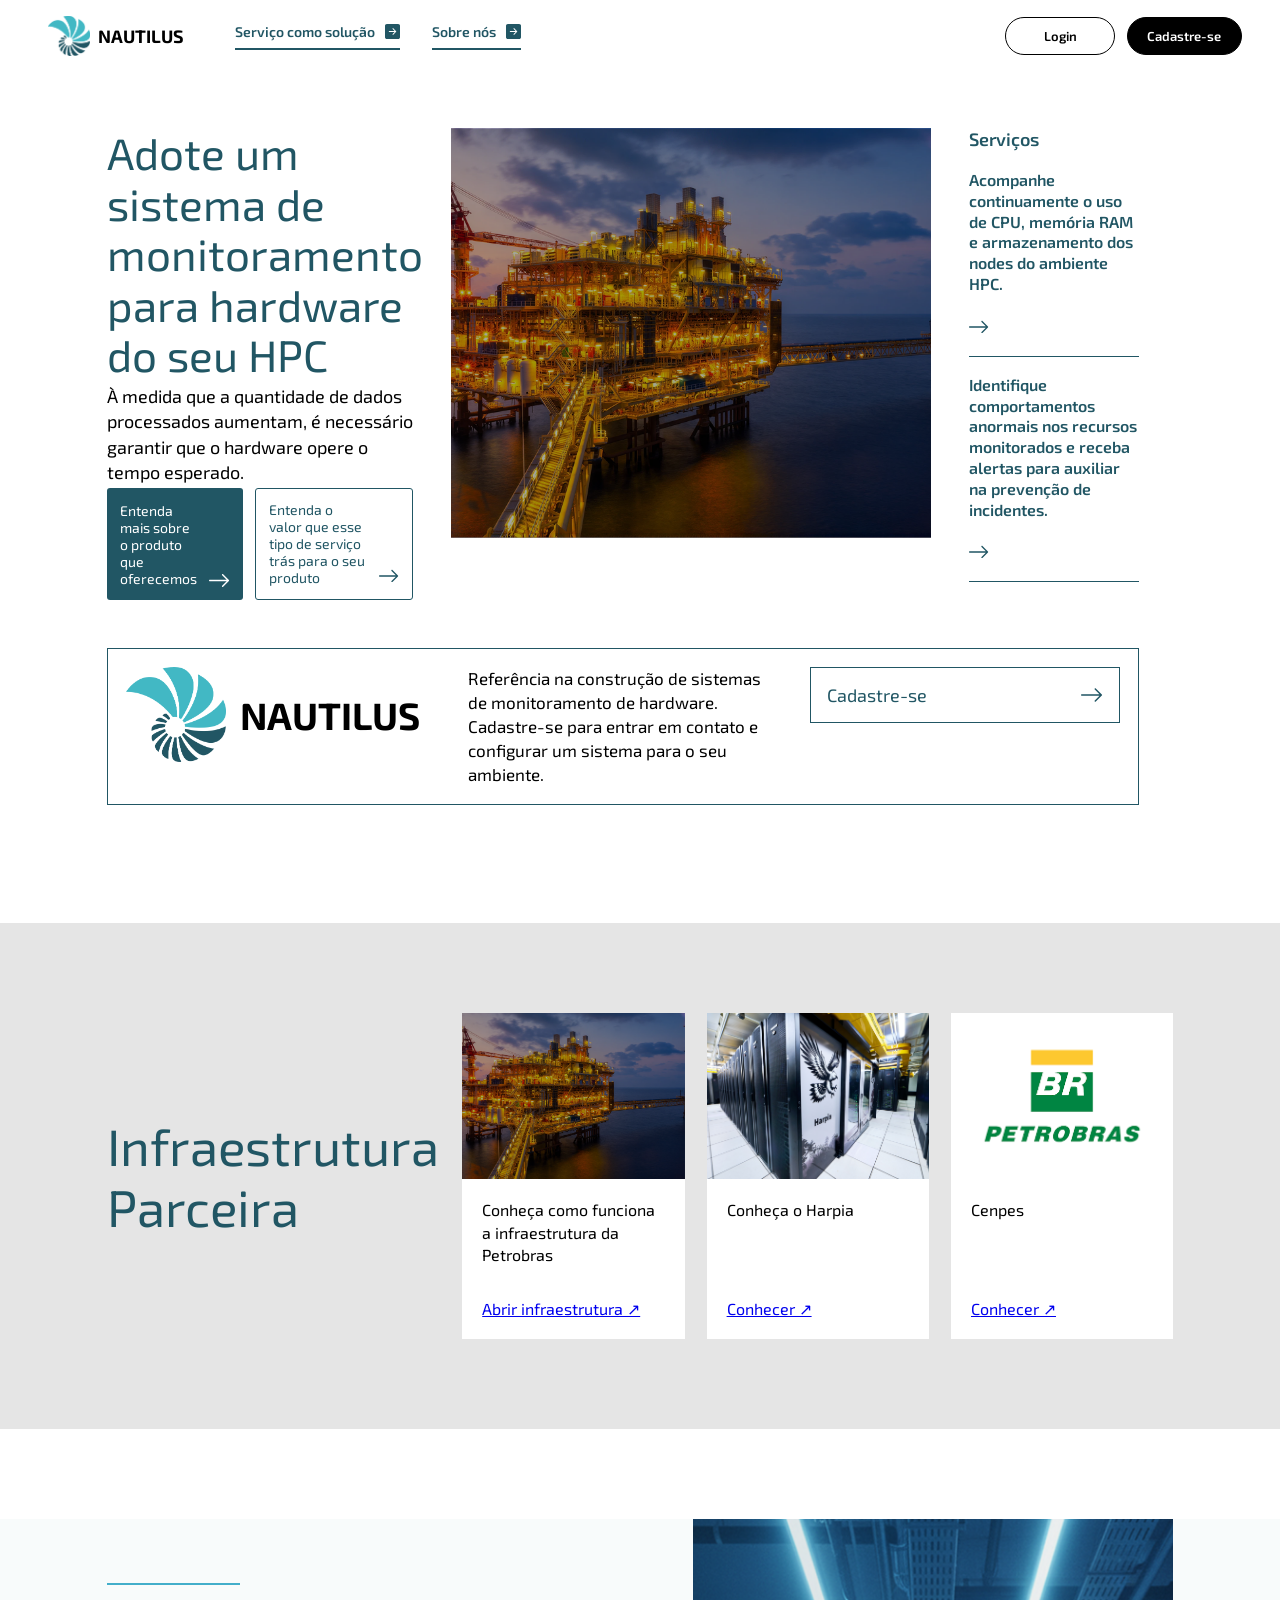
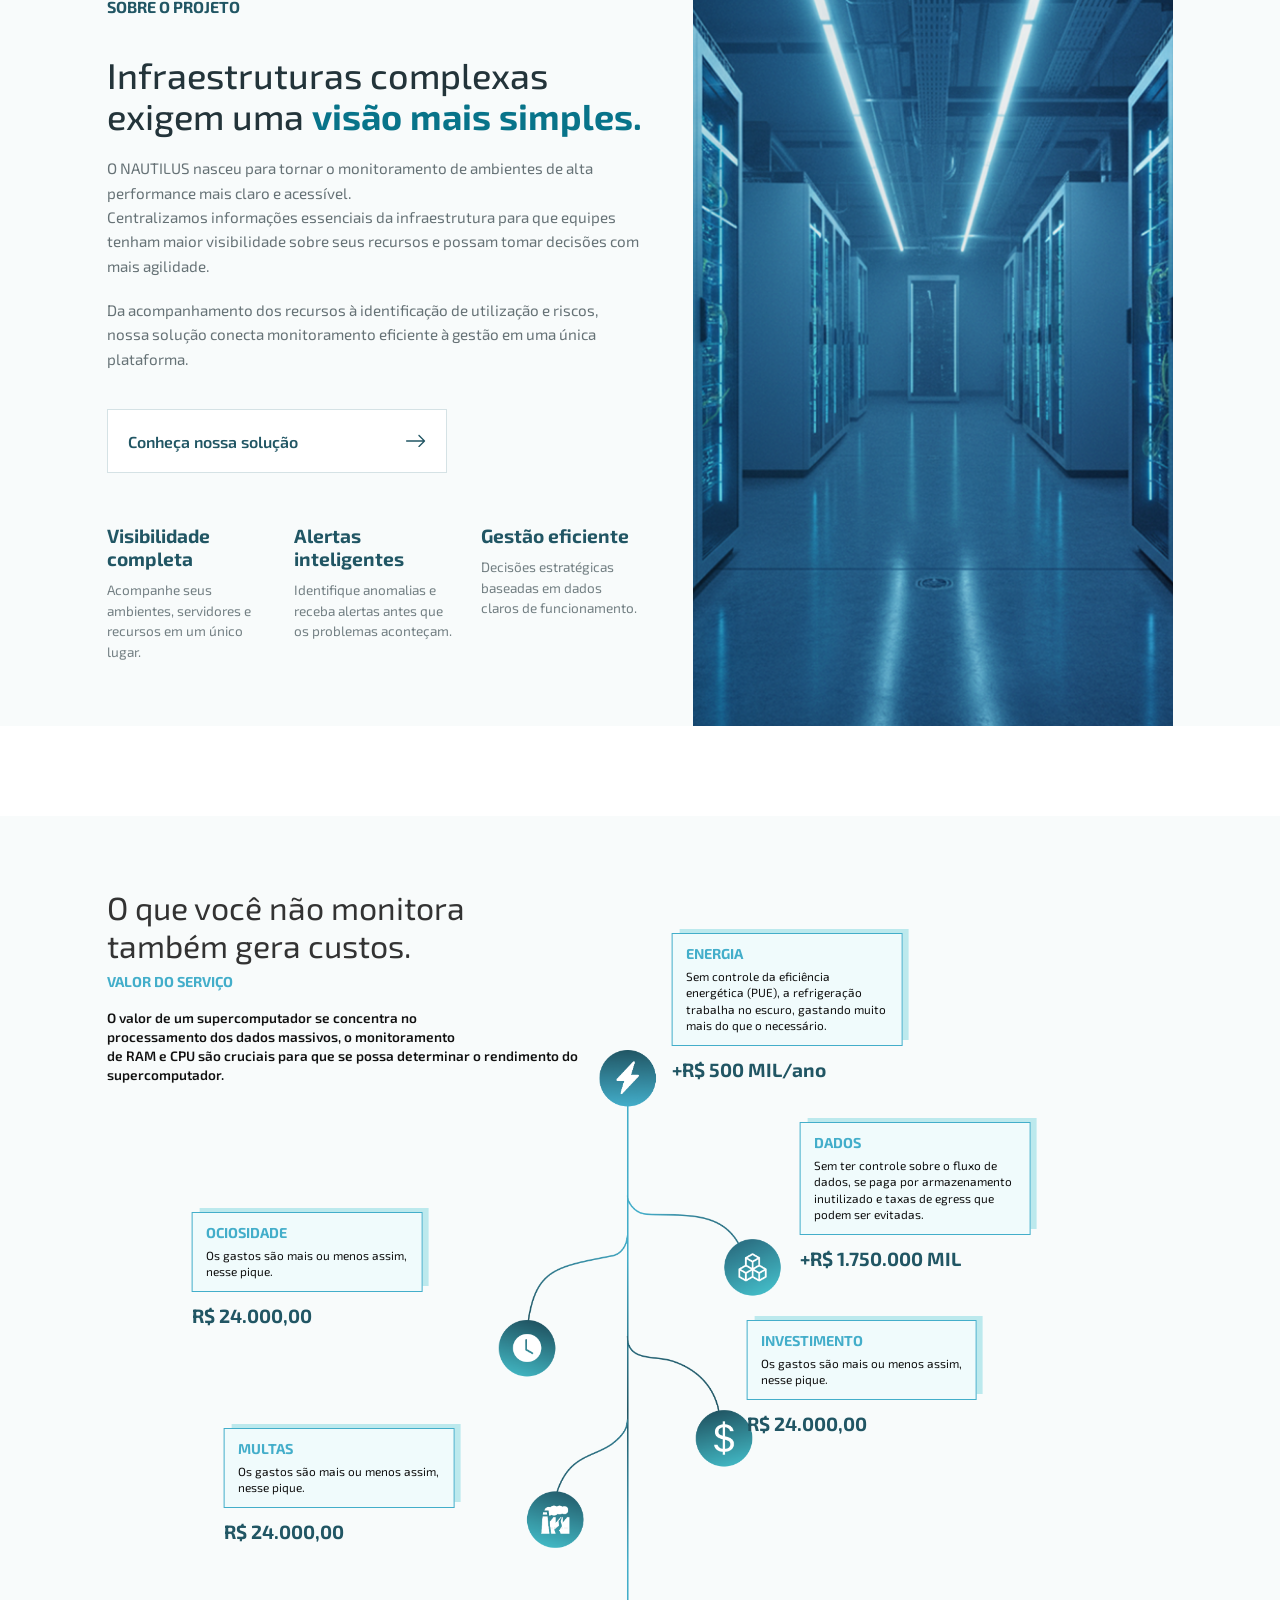
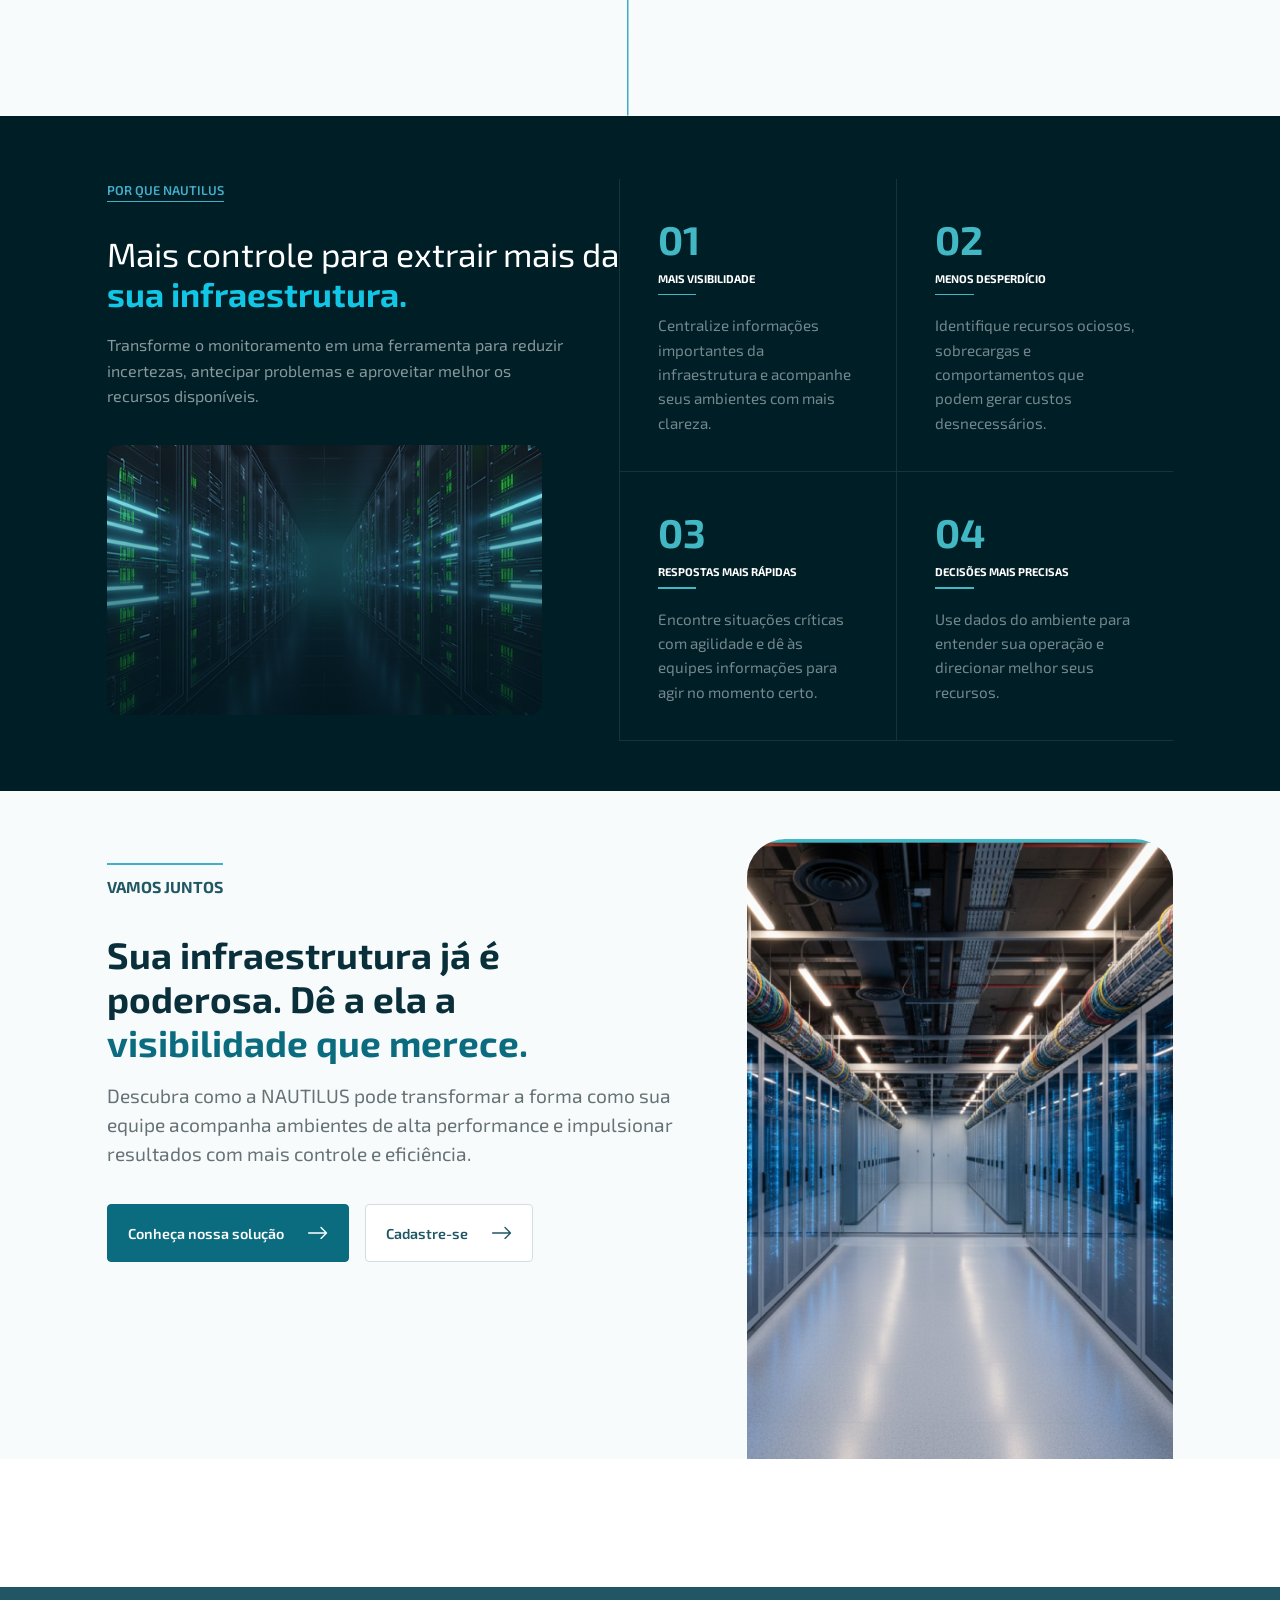
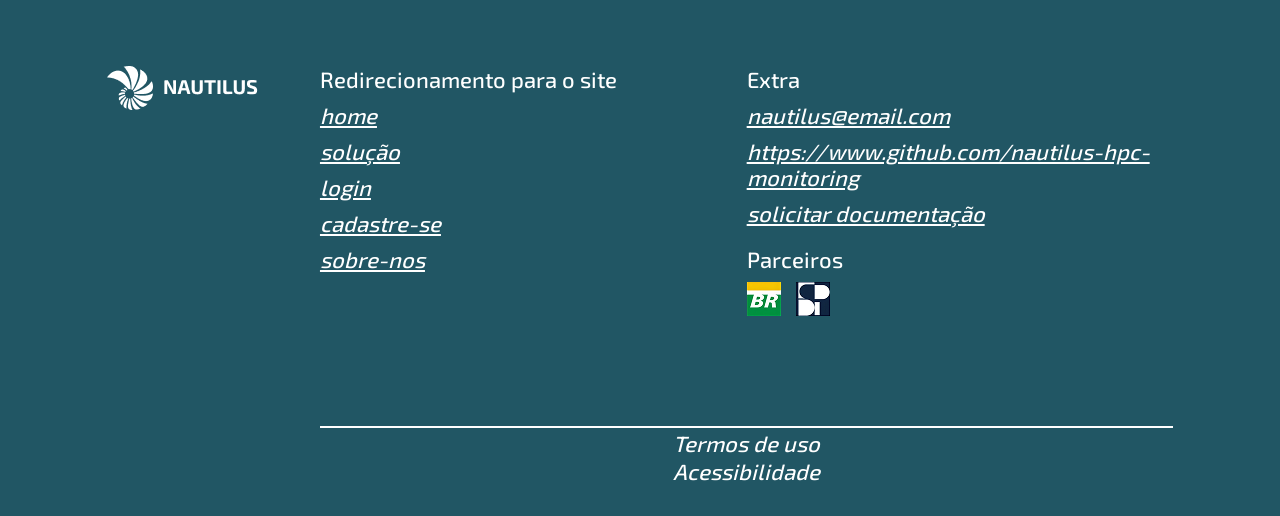
<file: public/index.html>
<!DOCTYPE html>
<html lang="en">

<head>
  <meta charset="UTF-8">
  <meta name="viewport" content="width=device-width, initial-scale=1.0">

  <title>Nautilus - Home</title>

  <link rel="stylesheet" href="./css/global.css">
  <link rel="stylesheet" href="./css/footer.css">
  <link rel="stylesheet" href="./css/index.css">
  <link rel="stylesheet" href="./css/navbar.css">

  <script src="./js/navbar.js" defer></script>
</head>

<body>

  <header class="navbar">
    <div class="navbar_container">

      <div class="navbar_left">

        <button class="navbar_menu" id="btnMenu" aria-label="Abrir menu">
          ☰
        </button>

        <a href="./index.html" class="navbar_logo">
          <img src="./assets/img/logo.png" alt="Nautilus Logo">
          Nautilus
        </a>

        <nav class="navbar_nav">
          <a href="#">
            Serviço como solução
            <span class="navbar_setas">
              <img src="./assets/icon/seta_direita_azul_qd.svg" alt="" class="seta_normal">
              <img src="./assets/icon/seta_direita_azul_claro_qd.svg" alt="" class="seta_hover">
            </span>
          </a>

          <a href="./sobre-nos.html">
            Sobre nós
            <span class="navbar_setas">
              <img src="./assets/icon/seta_direita_azul_qd.svg" alt="" class="seta_normal">
              <img src="./assets/icon/seta_direita_azul_claro_qd.svg" alt="" class="seta_hover">
            </span>
          </a>

        </nav>

      </div>

      <div class="navbar_actions">
        <button><a href="./login.html">Login</a></button>
        <button><a href="./cadastro.html">Cadastre-se</a></button>
      </div>

    </div>
  </header>

  <aside class="sidebar" id="sidebar">

    <div class="sidebar_topo">
      <a href="./index.html" class="sidebar_logo">
        <img src="./assets/img/logo.png" alt="Nautilus Logo">
        Nautilus
      </a>

      <button class="sidebar_fechar" id="btnFechar">
        ✕
      </button>
    </div>

    <nav class="sidebar_nav">

      <a href="#">
        <span>Serviço como solução</span>

        <span class="sidebar_setas">
          <img src="./assets/icon/seta_direita_azul_qd.svg" alt="" class="seta_normal">
          <img src="./assets/icon/seta_direita_azul_claro_qd.svg" alt="" class="seta_hover">
        </span>
      </a>

      <a href="./sobre-nos.html">
        <span>Sobre nós</span>

        <span class="sidebar_setas">
          <img src="./assets/icon/seta_direita_azul_qd.svg" alt="" class="seta_normal">
          <img src="./assets/icon/seta_direita_azul_claro_qd.svg" alt="" class="seta_hover">
        </span>
      </a>


    </nav>

    <div class="sidebar_actions">
      <button><a href="./login.html">Login</a></button>
      <button><a href="./cadastro.html">Cadastre-se</a></button>
    </div>

  </aside>

  <main>
    <section class="hero_home container">

      <div class="hero_texto">
        <h1>
          Adote um sistema
          de monitoramento
          para hardware do
          seu HPC
        </h1>

        <p>
          À medida que a quantidade de dados processados aumentam,
          é necessário garantir que o hardware opere o tempo esperado.
        </p>

        <div class="hero_botoes">
          <a href="#" class="btn_destaque">
            <span>Entenda mais sobre o produto que oferecemos</span>
            <img src="./assets/icon/seta_direita_branca.svg" alt="Seta Branca">
          </a>

          <a href="#" class="btn_secundario">
            <span>Entenda o valor que esse tipo de serviço trás para o seu produto</span>
            <span class="setas">
              <img src="./assets/icon/seta_direita_azul.svg" alt="Seta Azul">
              <img src="./assets/icon/seta_direita_branca.svg" alt="Seta branca" class="seta_hover">
            </span>
          </a>
        </div>
      </div>

      <div class="hero_imagem">
        <img src="./assets/img/home/plataforma_petroleo.png" alt="Plataforma de petróleo">
      </div>

      <aside class="hero_servicos">
        <span class="servicos_titulo">Serviços</span>

        <a href="#" class="servico_item">
          <p>
            Acompanhe continuamente o uso de CPU, memória RAM e armazenamento dos nodes do ambiente HPC.
          </p>

          <img src="./assets/icon/seta_direita_azul.svg" alt="Seta Azul">
        </a>

        <a href="#" class="servico_item">
          <p>
            Identifique comportamentos anormais nos recursos monitorados e receba alertas para auxiliar na prevenção de
            incidentes.
          </p>

          <img src="./assets/icon/seta_direita_azul.svg" alt="Seta Azul">
        </a>
        <!--
        <div class="servicos_paginas">
          <span class="ativo">1</span>
          <span>2</span>
          <span>3</span>
          <span>4</span>
        </div>
        -->
      </aside>


      <div class="hero_banner">

        <div class="banner_logo">
          <img src="./assets/img/logo.png" alt="Nautilus">
          <span>Nautilus</span>
        </div>

        <p>
          Referência na construção de sistemas de monitoramento de hardware.
          Cadastre-se para entrar em contato e configurar um sistema para o seu ambiente.
        </p>

        <a href="#" class="banner_cta">
          Cadastre-se
          <span class="setas">
            <img src="./assets/icon/seta_direita_azul.svg" alt="Seta Azul" class="seta_normal">
            <img src="./assets/icon/seta_direita_branca.svg" alt="Seta branca" class="seta_hover">
          </span>
        </a>

      </div>

    </section>
    <section class="infraestrutura container">

      <div class="infra-container">
        <div class="container-parceria">
          <h2>Infraestrutura<br>Parceira</h2>
        </div>

        <div class="cards-infra">

          <div class="card-infra">
            <img src="./assets/img/home/plataforma_petroleo.png" alt="Plataforma">

            <div class="conteudo-card">
              <p>
                Conheça como funciona a infraestrutura da Petrobras
              </p>

              <a href="#">
                Abrir infraestrutura ↗
              </a>
            </div>
          </div>


          <div class="card-infra">
            <img src="./assets/img/home/harpia.png" alt="Harpia">

            <div class="conteudo-card">
              <p>
                Conheça o Harpia
              </p>

              <a href="#">
                Conhecer ↗
              </a>
            </div>
          </div>


          <div class="card-infra">
            <img src="./assets/img/home/petrobras.png" alt="Petrobras">

            <div class="conteudo-card">
              <p>
                Cenpes
              </p>

              <a href="#">
                Conhecer ↗
              </a>
            </div>
          </div>

        </div>
      </div>
    </section>
    <section class="sobre-projeto container">
      
      <div class="sobre-conteudo">
        <div class="texto">
          <span class="sobre-tag">SOBRE O PROJETO</span>
          <h2>Infraestruturas complexas<br>exigem uma <strong>visão mais simples.</strong></h2>

          <p>O NAUTILUS nasceu para tornar o monitoramento de ambientes de alta performance mais claro e acessível.<br>
            Centralizamos informações essenciais da infraestrutura para que equipes tenham maior visibilidade sobre seus
            recursos e possam tomar decisões com mais agilidade.</p>
          <p>Da acompanhamento dos recursos à identificação de utilização e riscos, nossa solução conecta monitoramento
            eficiente à gestão em uma única plataforma.</p>
            
          <button class="botao-sobre" type="button">
            <span>Conheça nossa solução</span>
            <span class="setas" aria-hidden="true">
              <img src="./assets/icon/seta_direita_azul.svg" alt="" class="seta_normal">
              <img src="./assets/icon/seta_direita_branca.svg" alt="" class="seta_hover">
            </span>
          </button>
          
          <div class="beneficios">
            <div class="beneficio">
              <div>
                <h3>Visibilidade completa</h3>
                <p>Acompanhe seus ambientes, servidores e recursos em um único lugar.</p>
              </div>
            </div>
            <div class="beneficio">
              <div>
                <h3>Alertas inteligentes</h3>
                <p>Identifique anomalias e receba alertas antes que os problemas aconteçam.</p>
              </div>
            </div>
            <div class="beneficio">

              <div>
                <h3>Gestão eficiente</h3>
                <p>Decisões estratégicas baseadas em dados claros de funcionamento.</p>
              </div>
            </div>
          </div>
        </div>
        <div class="sobre-imagem">
          <img src="./assets/img/home/dataCenter.png" alt="Data center">
        </div>
      </div>
    </section>
    <section class="impactos container">

      <div class="introducao">
        <h1>O que você não monitora<br>também gera custos.</h1>

        <span>VALOR DO SERVIÇO</span>

        <p>
          O valor de um supercomputador se concentra no<br>
          processamento dos dados massivos, o monitoramento<br>
          de RAM e CPU são cruciais para que se possa determinar
          o rendimento do supercomputador.
        </p>
      </div>


      <div class="area-arvore">
        <img src="./assets/img/home/Arvore.png" class="img-arvore" alt="">
        <div class="impacto-item impacto-energia">
          <div class="caixa-info">
            <h3>ENERGIA</h3>
            <p>Sem controle da eficiência energética (PUE), a refrigeração trabalha no escuro, gastando muito mais do
              que o necessário.</p>
          </div>
          <span class="valor">+R$ 500 MIL/ano</span>
        </div>
        <div class="impacto-item impacto-dados">
          <div class="caixa-info">
            <h3>DADOS</h3>
            <p>Sem ter controle sobre o fluxo de dados, se paga por armazenamento inutilizado e taxas de egress que
              podem ser evitadas.</p>
          </div>
          <span class="valor">+R$ 1.750.000 MIL</span>
        </div>
        <div class="impacto-item impacto-ociosidade">
          <div class="caixa-info">
            <h3>OCIOSIDADE</h3>
            <p>Os gastos são mais ou menos assim, nesse pique.</p>
          </div>
          <span class="valor">R$ 24.000,00</span>
        </div>
        <div class="impacto-item impacto-investimento">
          <div class="caixa-info">
            <h3>INVESTIMENTO</h3>
            <p>Os gastos são mais ou menos assim, nesse pique.</p>
          </div>
          <span class="valor">R$ 24.000,00</span>
        </div>
        <div class="impacto-item impacto-multas">
          <div class="caixa-info">
            <h3>MULTAS</h3>
            <p>Os gastos são mais ou menos assim, nesse pique.</p>
          </div>
          <span class="valor">R$ 24.000,00</span>
        </div>
      </div>

    </section>
    <section class="controle-infra container">
      <div class="esquerda">
        <span class="tag">POR QUE NAUTILUS</span>
        <h2>Mais controle para extrair mais da<br><strong>sua infraestrutura.</strong></h2>
        <p>Transforme o monitoramento em uma ferramenta para reduzir incertezas, antecipar problemas e aproveitar melhor
          os recursos disponíveis.</p>
        <img src="./assets/img/home/datacenter2.png" alt="Datacenter">
      </div>
      <div class="direita">
        <div class="beneficio-controle">
          <div class="beneficio-topo">
            <span class="numero">01</span>
          </div>
          <h3>MAIS VISIBILIDADE</h3>
          <div class="linha-beneficio"></div>
          <p>Centralize informações importantes da infraestrutura e acompanhe seus ambientes com mais clareza.</p>
        </div>
        <div class="beneficio-controle">
          <div class="beneficio-topo">
            <span class="numero">02</span>
          </div>
          <h3>MENOS DESPERDÍCIO</h3>
          <div class="linha-beneficio"></div>
          <p>Identifique recursos ociosos, sobrecargas e comportamentos que podem gerar custos desnecessários.</p>
        </div>
        <div class="beneficio-controle">
          <div class="beneficio-topo">
            <span class="numero">03</span>
          </div>
          <h3>RESPOSTAS MAIS RÁPIDAS</h3>
          <div class="linha-beneficio"></div>
          <p>Encontre situações críticas com agilidade e dê às equipes informações para agir no momento certo.</p>
        </div>
        <div class="beneficio-controle">
          <div class="beneficio-topo">
            <span class="numero">04</span>
          </div>
          <h3>DECISÕES MAIS PRECISAS</h3>
          <div class="linha-beneficio"></div>
          <p>Use dados do ambiente para entender sua operação e direcionar melhor seus recursos.</p>
        </div>
      </div>
    </section>
    <section class="vamos-juntos container">
      <div class="vamos-texto">
        <span class="vamos-juntos-texto">VAMOS JUNTOS</span>
        <h2>Sua infraestrutura já é<br>poderosa. Dê a ela a<br><strong>visibilidade que merece.</strong></h2>
        <p>Descubra como a NAUTILUS pode transformar a forma como sua equipe acompanha ambientes de alta performance e
          impulsionar resultados com mais controle e eficiência.</p>
        <div class="vamos-botoes">
          <button class="botao-principal" type="button">
            <span>Conheça nossa solução</span>
            <span class="setas" aria-hidden="true">
              <img src="./assets/icon/seta_direita_branca.svg" alt="">
            </span>
          </button>
          <button class="botao-secundario" type="button">
            <span>Cadastre-se</span>
            <span class="setas" aria-hidden="true">
              <img src="./assets/icon/seta_direita_azul.svg" alt="" class="seta_normal">
              <img src="./assets/icon/seta_direita_branca.svg" alt="" class="seta_hover">
            </span>
          </button>
        </div>
      </div>
      <div class="vamos-imagem">
        <img src="assets/img/home/datacenter3.png" alt="Data center">
      </div>
    </section>
  </main>

  <footer class="container">
    <div class="left-side-footer">
      <img src="./assets/icon/logotipo.png" alt="Nautilus">
    </div>
    <div class="right-side-footer">
      <div class="links-pgs">
        <p>Redirecionamento para o site</p>
        <a href="./index.html"><p>home</p></a>
        <a href="#"><p>solução</p></a>
        <a href="./login.html"><p>login</p></a>
        <a href="./cadastro.html"><p>cadastre-se</p></a>
        <a href="./sobre-nos.html"><p>sobre-nos</p></a>
      </div>
      <div class="links-extras">
        <div class="extras-top">
          <p>Extra</p>
          <a href="mailto:nautilus@email.com"><p>nautilus@email.com</p></a>
          <a href="https://www.github.com/nautilus-hpc-monitoring"><p>https://www.github.com/nautilus-hpc-monitoring</p></a>
          <a href="mailto:nautilus@email.com?subject=Solicitação%20da%20documentação"><p>solicitar documentação</p></a>
        </div>
        <div class="extras-bottom">
          <p>Parceiros</p>
          <div class="imgs-footer">
            <img src="./assets/icon/logo-petrobras.png" alt="Petrobras">
            <img src="./assets/icon/logo-sptech.png" alt="SPTech">
          </div>
        </div>
      </div>
      <div class="bottom-footer">
        <p>Termos de uso</p>
        <p>Acessibilidade</p>
      </div>
    </div>
  </footer>
</body>

</html>
</file>
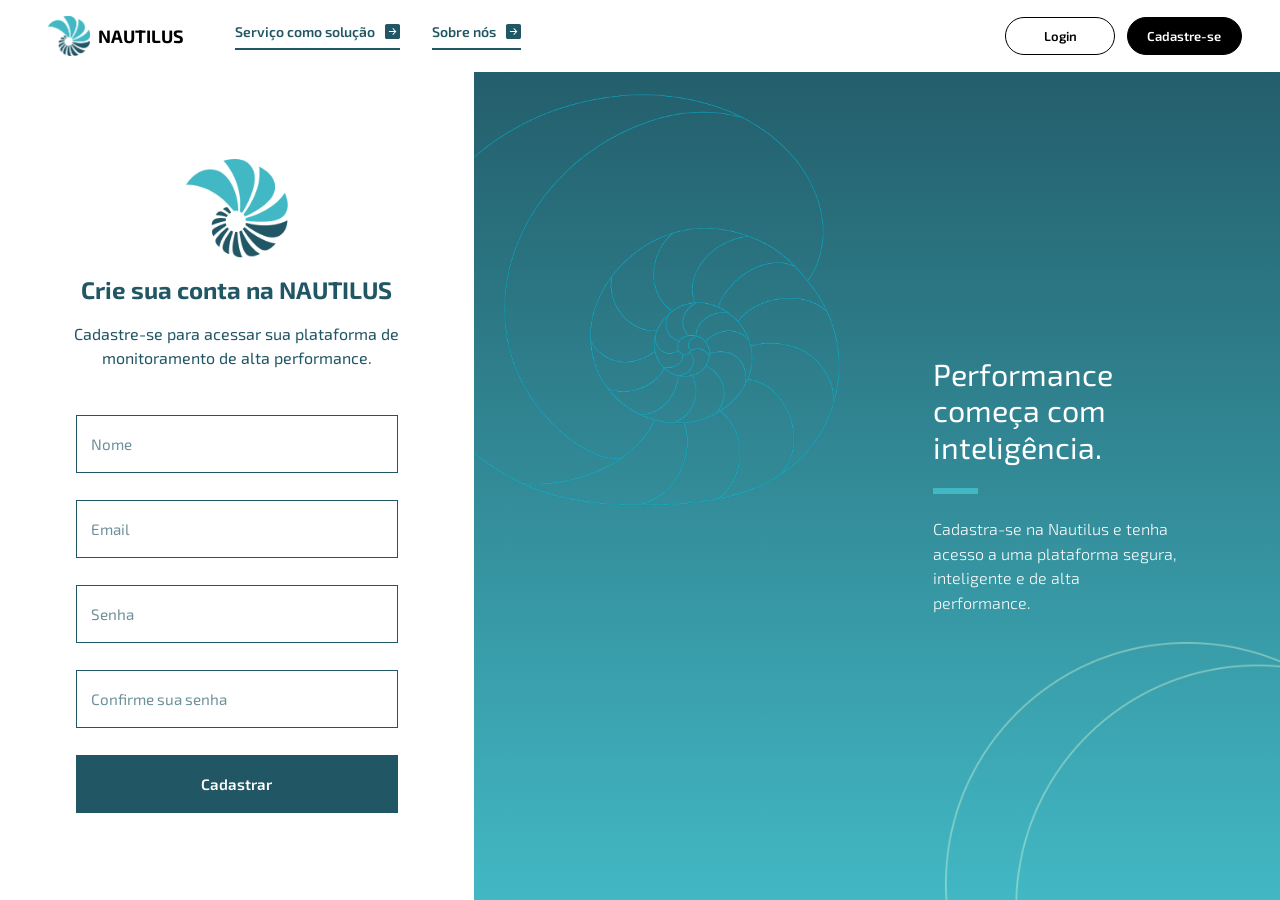
<file: public/cadastro.html>
<!DOCTYPE html>
<html lang="pt-br">

<head>
  <meta charset="UTF-8" />
  <meta http-equiv="X-UA-Compatible" content="IE=edge" />
  <meta name="viewport" content="width=device-width, initial-scale=1.0" />

  <script src="./js/sessao.js"></script>

  <link rel="stylesheet" href="./css/navbar.css">
  <link rel="stylesheet" href="./css/cadastro.css" />
  <link rel="stylesheet" href="./css/global.css">

  <script src="./js/navbar.js" defer></script>
</head>

<body class="body-formulario" onload="listar()">
  <header class="navbar">
    <div class="navbar_container">

      <div class="navbar_left">

        <button class="navbar_menu" id="btnMenu" aria-label="Abrir menu">
          ☰
        </button>

        <a href="./index.html" class="navbar_logo">
          <img src="./assets/img/logo.png" alt="Nautilus Logo">
          Nautilus
        </a>

        <nav class="navbar_nav">
          <a href="#">
            Serviço como solução
            <span class="navbar_setas">
              <img src="./assets/icon/seta_direita_azul_qd.svg" alt="" class="seta_normal">
              <img src="./assets/icon/seta_direita_azul_claro_qd.svg" alt="" class="seta_hover">
            </span>
          </a>

          <a href="./sobre-nos.html">
            Sobre nós
            <span class="navbar_setas">
              <img src="./assets/icon/seta_direita_azul_qd.svg" alt="" class="seta_normal">
              <img src="./assets/icon/seta_direita_azul_claro_qd.svg" alt="" class="seta_hover">
            </span>
          </a>

        </nav>

      </div>

      <div class="navbar_actions">
        <button><a href="./login.html">Login</a></button>
        <button><a href="./cadastro.html">Cadastre-se</a></button>
      </div>

    </div>
  </header>

  <aside class="sidebar" id="sidebar">

    <div class="sidebar_topo">
      <a href="./index.html" class="sidebar_logo">
        <img src="./assets/img/logo.png" alt="Nautilus Logo">
        Nautilus
      </a>

      <button class="sidebar_fechar" id="btnFechar">
        ✕
      </button>
    </div>

    <nav class="sidebar_nav">

      <a href="#">
        <span>Serviço como solução</span>

        <span class="sidebar_setas">
          <img src="./assets/icon/seta_direita_azul_qd.svg" alt="" class="seta_normal">
          <img src="./assets/icon/seta_direita_azul_claro_qd.svg" alt="" class="seta_hover">
        </span>
      </a>

      <a href="./sobre-nos.html">
        <span>Sobre nós</span>

        <span class="sidebar_setas">
          <img src="./assets/icon/seta_direita_azul_qd.svg" alt="" class="seta_normal">
          <img src="./assets/icon/seta_direita_azul_claro_qd.svg" alt="" class="seta_hover">
        </span>
      </a>


    </nav>

    <div class="sidebar_actions">
      <button><a href="./login.html">Login</a></button>
      <button><a href="./cadastro.html">Cadastre-se</a></button>
    </div>

  </aside>

  <div class="cadastro">
    <div class="alerta_erro">
      <div class="card_erro" id="cardErro">
        <span id="mensagem_erro"></span>
      </div>

      <div class="container-cadastro">
        <div class="card">
          <div class="inicio-cadastro">
            <img src="assets/imgs/Group 36.png" alt="">
            <h2>Crie sua conta na NAUTILUS</h2>
            <h3>Cadastre-se para acessar sua plataforma de monitoramento de alta performance.</h3>
          </div>

          <div class="formulario">

            <div class="campo">
              <input id="nome_input" type="text" placeholder="Nome" />
            </div>
            <div class="campo">
              <input id="email_input" type="text" placeholder="Email" />
            </div>
            <div class="campo">
              <input id="senha_input" type="password" placeholder="Senha" />
            </div>
            <div class="campo">
              <input id="confirmacao_senha_input" type="password" placeholder="Confirme sua senha" />
            </div>
            <button class="botao" onclick="cadastrar()">Cadastrar</button>
          </div>

        </div>
        <div class="imagem-login">
          <img src="assets/imgs/imgcaracol.png" class="img-caracol" alt="">
          <div class="textos-login">
            <h1>Performance começa com<br>inteligência.</h1>

            <div class="linha-login"></div>

            <p>
              Cadastra-se na Nautilus e tenha<br>
              acesso a uma plataforma segura,<br>
              inteligente e de alta<br>
              performance.
            </p>
          </div>
          <img src="assets/imgs/Group 30.png" class="img-circulo2" alt="">
        </div>
      </div>
    </div>
</body>

</html>

<script>

  // Array para armazenar empresas cadastradas para validação de código de ativação 
  let listaEmpresasCadastradas = [];

  function cadastrar() {
    // aguardar();

    //Recupere o valor da nova input pelo nome do id
    // Agora vá para o método fetch logo abaixo
    var nomeVar = nome_input.value;
    var emailVar = email_input.value;
    var senhaVar = senha_input.value;
    var confirmacaoSenhaVar = confirmacao_senha_input.value;

    var idEmpresaVincular = 1;

    // Verificando se há algum campo em branco
    if (
      nomeVar == "" ||
      emailVar == "" ||
      senhaVar == "" ||
      confirmacaoSenhaVar == ""
    ) {
      cardErro.style.display = "block";
      mensagem_erro.innerHTML =
        "(Mensagem de erro para todos os campos em branco)";

      finalizarAguardar();
      return false;
    } else {
      setInterval(sumirMensagem, 5000);
    }

    // Verificando se o código de ativação é de alguma empresa cadastrada


    // Enviando o valor da nova input
    fetch("/usuarios/cadastrar", {
      method: "POST",
      headers: {
        "Content-Type": "application/json",
      },
      body: JSON.stringify({
        // crie um atributo que recebe o valor recuperado aqui
        // Agora vá para o arquivo routes/usuario.js
        nomeServer: nomeVar,
        emailServer: emailVar,
        senhaServer: senhaVar,
        idEmpresaVincularServer: 1,
        idNivelAcessoServer: 1


      }),
    })
      .then(function (resposta) {
        console.log("resposta: ", resposta);

        if (resposta.ok) {
          cardErro.style.display = "block";

          mensagem_erro.innerHTML =
            "Cadastro realizado com sucesso! Redirecionando para tela de Login...";

          setTimeout(() => {
            window.location = "login.html";
          }, "2000");

          limparFormulario();
          finalizarAguardar();
        } else {
          throw "Houve um erro ao tentar realizar o cadastro!";
        }
      })
      .catch(function (resposta) {
        console.log(`#ERRO: ${resposta}`);
        finalizarAguardar();
      });

    return false;
  }

  function sumirMensagem() {
    cardErro.style.display = "none";
  }
</script>
</file>
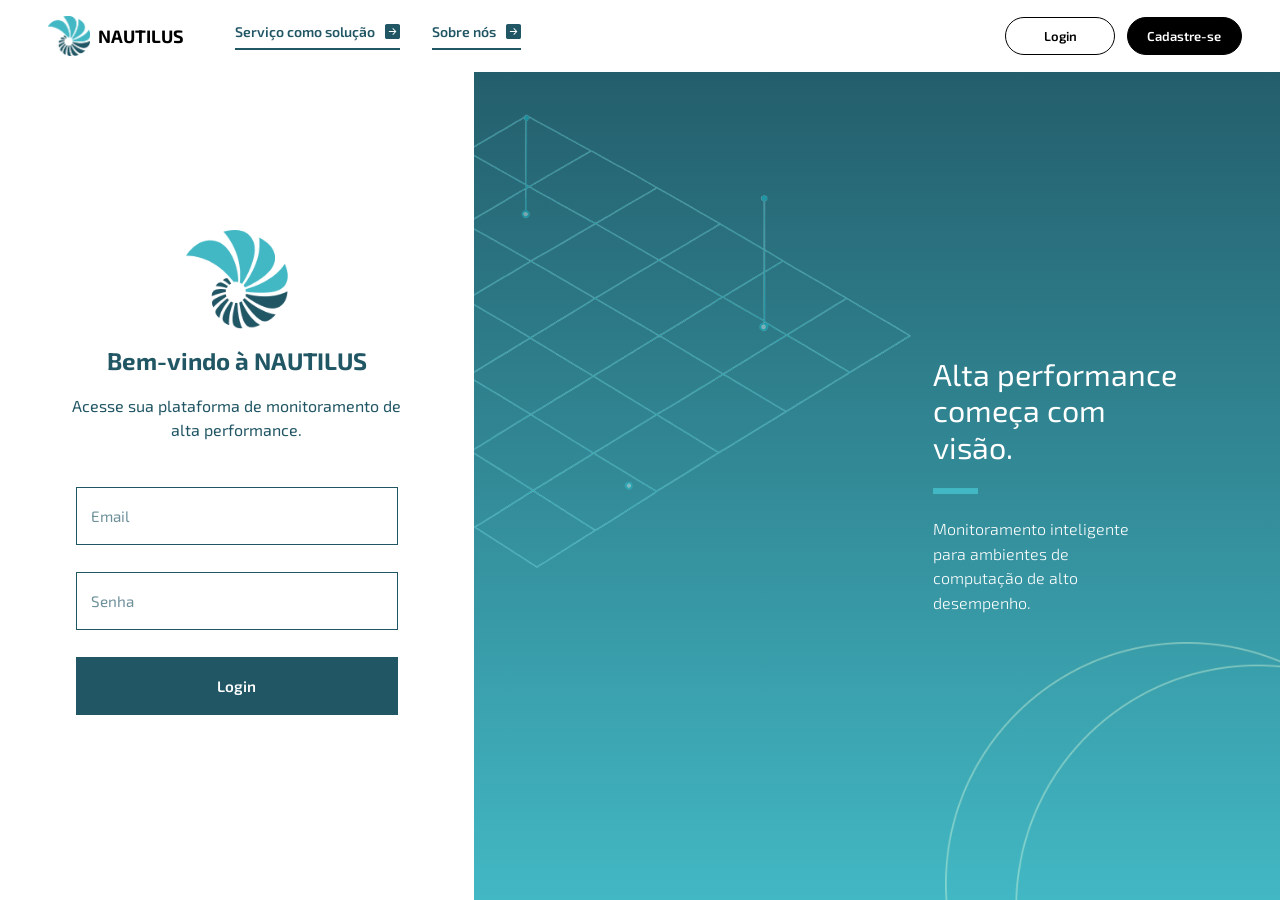
<file: public/login.html>
<!DOCTYPE html>
<html lang="pt-br">

<head>
    <meta charset="UTF-8">
    <meta http-equiv="X-UA-Compatible" content="IE=edge">
    <meta name="viewport" content="width=device-width, initial-scale=1.0">

    <title>Nautilus - Login</title>

    <script src="./js/sessao.js"></script>

    <link rel="stylesheet" href="./css/navbar.css">
    <link rel="stylesheet" href="./css/cadastro.css">
    <link rel="stylesheet" href="./css/global.css">

    <script src="./js/navbar.js" defer></script>
</head>

<body class="body-formulario">

    <header class="navbar">
        <div class="navbar_container">

            <div class="navbar_left">

                <button class="navbar_menu" id="btnMenu" aria-label="Abrir menu">
                    ☰
                </button>

                <a href="./index.html" class="navbar_logo">
                    <img src="./assets/img/logo.png" alt="Nautilus Logo">
                    Nautilus
                </a>

                <nav class="navbar_nav">
                    <a href="#">
                        Serviço como solução
                        <span class="navbar_setas">
                            <img src="./assets/icon/seta_direita_azul_qd.svg" alt="" class="seta_normal">
                            <img src="./assets/icon/seta_direita_azul_claro_qd.svg" alt="" class="seta_hover">
                        </span>
                    </a>

                    <a href="./sobre-nos.html">
                        Sobre nós
                        <span class="navbar_setas">
                            <img src="./assets/icon/seta_direita_azul_qd.svg" alt="" class="seta_normal">
                            <img src="./assets/icon/seta_direita_azul_claro_qd.svg" alt="" class="seta_hover">
                        </span>
                    </a>

                </nav>

            </div>

            <div class="navbar_actions">
                <button><a href="./login.html">Login</a></button>
                <button><a href="./cadastro.html">Cadastre-se</a></button>
            </div>

        </div>
    </header>

    <aside class="sidebar" id="sidebar">

        <div class="sidebar_topo">
            <a href="./index.html" class="sidebar_logo">
                <img src="./assets/img/logo.png" alt="Nautilus Logo">
                Nautilus
            </a>

            <button class="sidebar_fechar" id="btnFechar">
                ✕
            </button>
        </div>

        <nav class="sidebar_nav">

            <a href="#">
                <span>Serviço como solução</span>

                <span class="sidebar_setas">
                    <img src="./assets/icon/seta_direita_azul_qd.svg" alt="" class="seta_normal">
                    <img src="./assets/icon/seta_direita_azul_claro_qd.svg" alt="" class="seta_hover">
                </span>
            </a>

            <a href="./sobre-nos.html">
                <span>Sobre nós</span>

                <span class="sidebar_setas">
                    <img src="./assets/icon/seta_direita_azul_qd.svg" alt="" class="seta_normal">
                    <img src="./assets/icon/seta_direita_azul_claro_qd.svg" alt="" class="seta_hover">
                </span>
            </a>


        </nav>

        <div class="sidebar_actions">
            <button><a href="./login.html">Login</a></button>
            <button><a href="./cadastro.html">Cadastre-se</a></button>
        </div>

    </aside>

    <div class="cadastro">
        <div class="alerta_erro">
            <div class="card_erro" id="cardErro">
                <span id="mensagem_erro"></span>
            </div>
        </div>
        <div class="container-cadastro">
            <div class="card">
                <div class="inicio-cadastro">
                    <img src="assets/imgs/Group 36.png" alt="">
                    <h2>Bem-vindo à NAUTILUS</h2>
                    <h3>Acesse sua plataforma de monitoramento de
                        alta performance.</h3>
                </div>

                <div class="formulario">

                    <div class="campo">
                        <input id="email_input" type="text" placeholder="Email" />
                    </div>
                    <div class="campo">
                        <input id="senha_input" type="password" placeholder="Senha" />
                    </div>
                    <button class="botao" onclick="entrar()">Login</button>
                    <div id="div_aguardar">
                    </div>
                </div>
            </div>
            <div class="imagem-login">
                <img src="assets/imgs/img.png" class="img-grade" alt="">
                <div class="textos-login">
                    <h1>Alta performance<br>começa com<br>visão.</h1>

                    <div class="linha-login"></div>

                    <p>
                        Monitoramento inteligente<br>
                        para ambientes de<br>
                        computação de alto<br>
                        desempenho.
                    </p>
                </div>
                <img src="assets/imgs/Group 30.png" class="img-circulo" alt="">
            </div>
        </div>
    </div>
    <div id="div_erros_login"></div>

</body>

</html>

<script>


    function entrar() {
        aguardar();

        var emailVar = email_input.value;
        var senhaVar = senha_input.value;

        if (emailVar == "" || senhaVar == "") {
            cardErro.style.display = "block"
            mensagem_erro.innerHTML = "(Mensagem de erro para todos os campos em branco)";
            finalizarAguardar();
            return false;
        }
        else {
            setInterval(sumirMensagem, 5000)
        }

        console.log("FORM LOGIN: ", emailVar);
        console.log("FORM SENHA: ", senhaVar);

        fetch("/usuarios/autenticar", {
            method: "POST",
            headers: {
                "Content-Type": "application/json"
            },
            body: JSON.stringify({
                emailServer: emailVar,
                senhaServer: senhaVar
            })
        }).then(function (resposta) {
            console.log("ESTOU NO THEN DO entrar()!")

            if (resposta.ok) {
                console.log(resposta);

                resposta.json().then(json => {
                    console.log(json);
                    console.log(JSON.stringify(json));
                    sessionStorage.EMAIL_USUARIO = json.email;
                    sessionStorage.NOME_USUARIO = json.nome;
                    sessionStorage.ID_USUARIO = json.id_usuario;
                    sessionStorage.ID_EMPRESA = json.fk_empresa;
                    sessionStorage.ID_EMPRESA = json.fk_nivel_acesso;
                    setTimeout(function () {
                        window.location = "./dashboard/cards.html";
                    }, 1000); // apenas para exibir o loading

                });

            } else {

                console.log("Houve um erro ao tentar realizar o login!");

                resposta.text().then(texto => {
                    console.error(texto);
                    finalizarAguardar(texto);
                });
            }

        }).catch(function (erro) {
            console.log(erro);
        })

        return false;
    }

    function sumirMensagem() {
        cardErro.style.display = "none"
    }

</script>
</file>
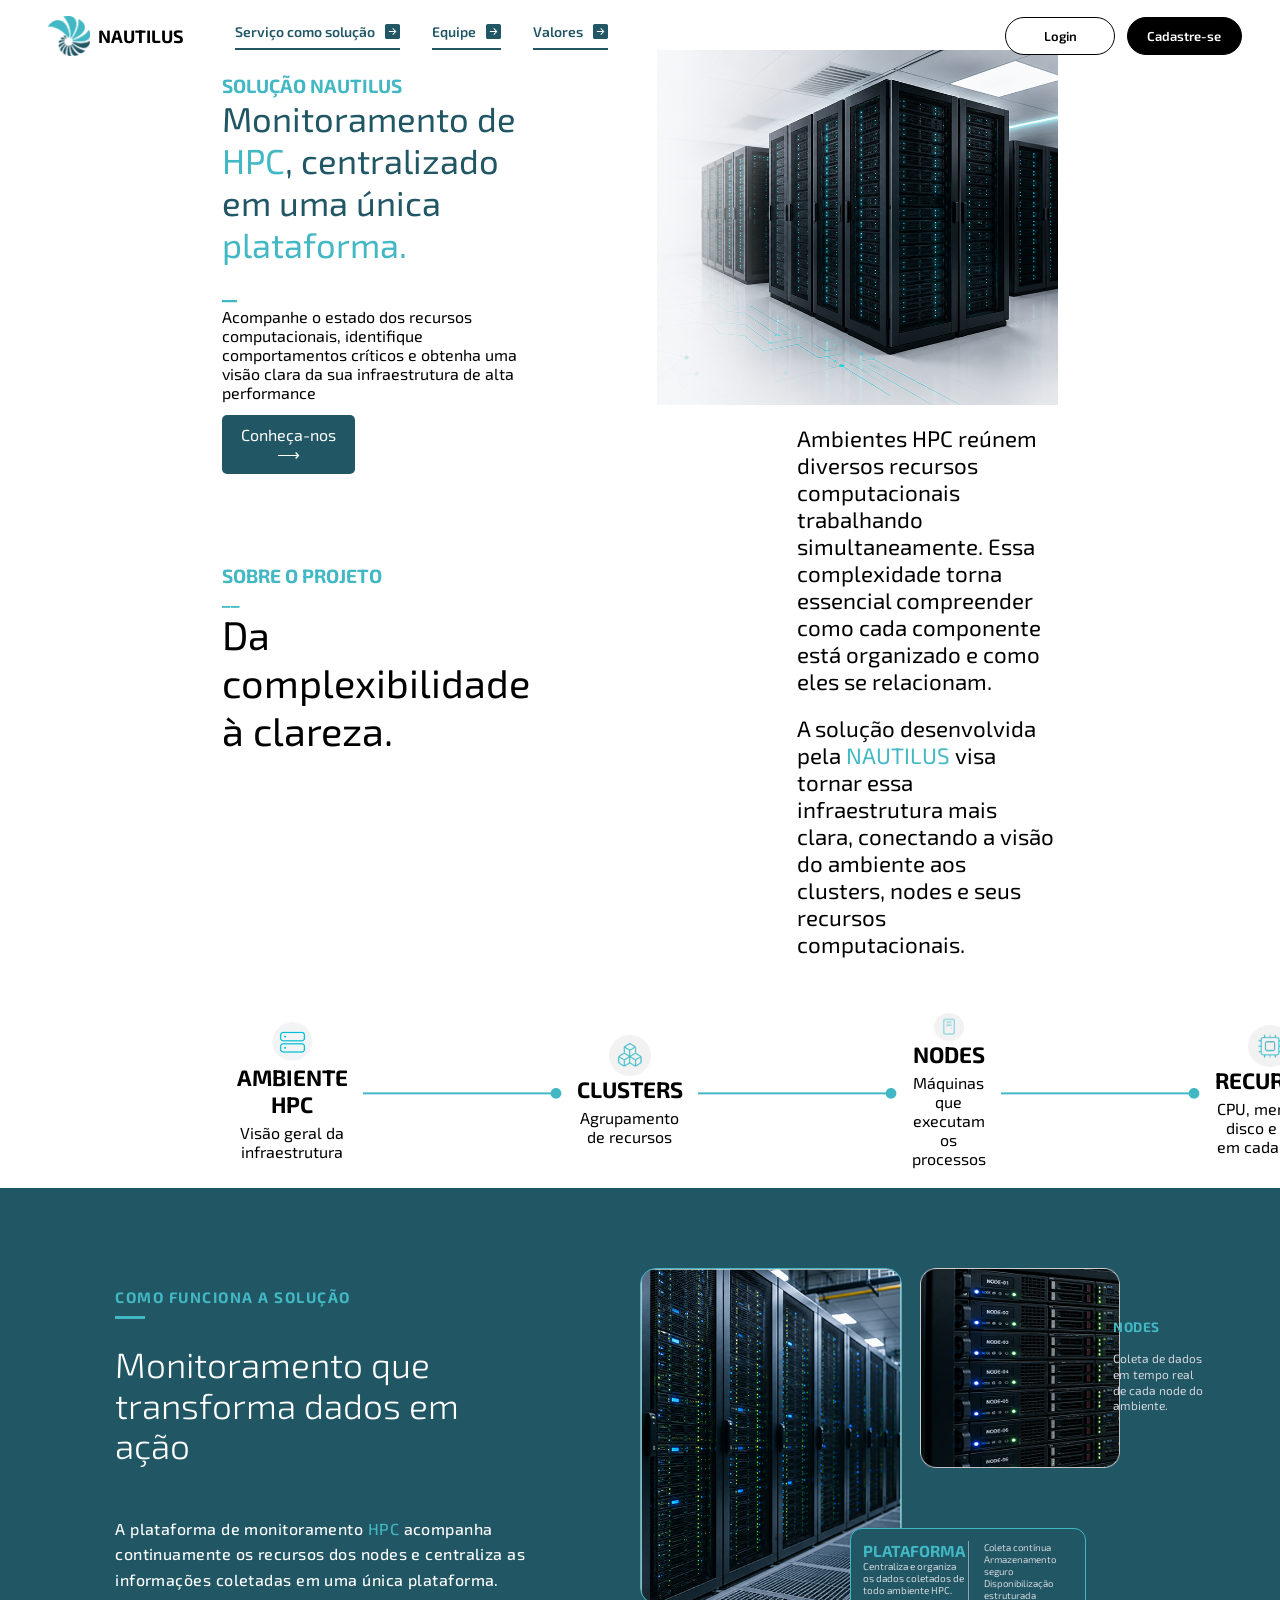
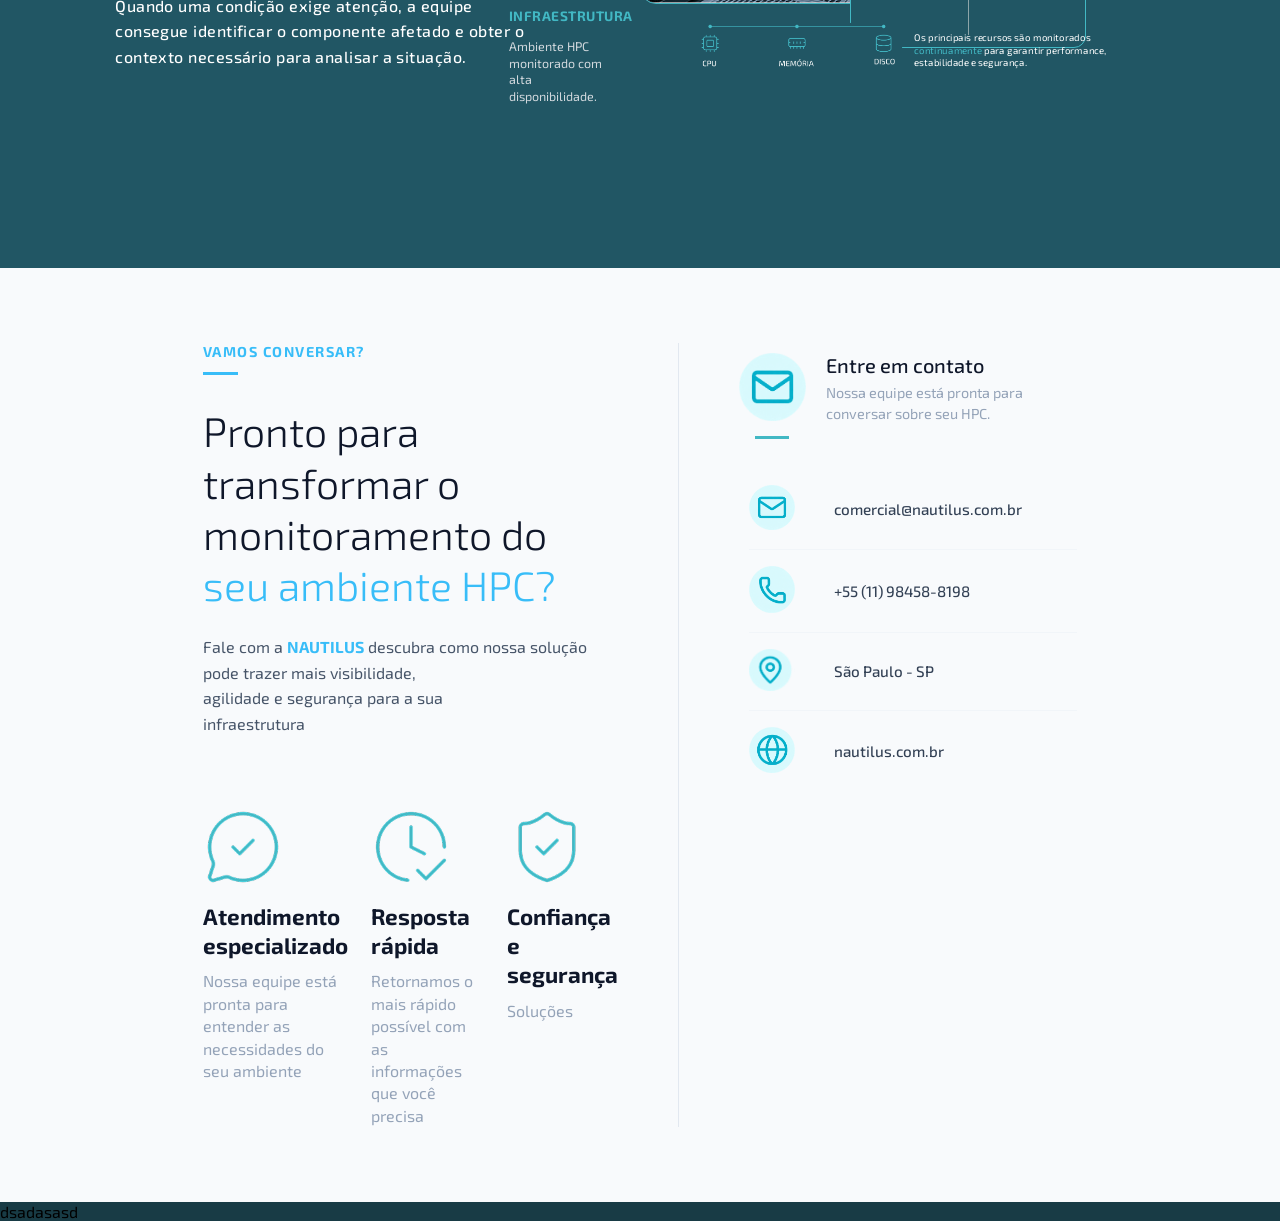
<file: public/pagina-solucao.html>
<!DOCTYPE html>
<html lang="pt-br">

<head>
    <meta charset="UTF-8">
    <meta name="viewport" content="width=device-width, initial-scale=1.0">
    <title>Solução Nautilus</title>

    <link rel="stylesheet" href="./css/global.css">
    <link rel="stylesheet" href="./css/pagina-solucao.css">
    <link rel="stylesheet" href="./css/navbar.css">

    <script src="./js/navbar.js" defer></script>
</head>

<body>
    <header class="navbar">
        <div class="navbar_container">

            <div class="navbar_left">

                <button class="navbar_menu" id="btnMenu" aria-label="Abrir menu">
                    ☰
                </button>

                <a href="./index.html" class="navbar_logo">
                    <img src="./assets/img/logo.png" alt="Nautilus Logo">
                    Nautilus
                </a>

                <nav class="navbar_nav">
                    <a href="#">
                        Serviço como solução
                        <span class="navbar_setas">
                            <img src="./assets/icon/seta_direita_azul_qd.svg" alt="" class="seta_normal">
                            <img src="./assets/icon/seta_direita_azul_claro_qd.svg" alt="" class="seta_hover">
                        </span>
                    </a>

                    <a href="#">
                        Equipe
                        <span class="navbar_setas">
                            <img src="./assets/icon/seta_direita_azul_qd.svg" alt="" class="seta_normal">
                            <img src="./assets/icon/seta_direita_azul_claro_qd.svg" alt="" class="seta_hover">
                        </span>
                    </a>

                    <a href="#">
                        Valores
                        <span class="navbar_setas">
                            <img src="./assets/icon/seta_direita_azul_qd.svg" alt="" class="seta_normal">
                            <img src="./assets/icon/seta_direita_azul_claro_qd.svg" alt="" class="seta_hover">
                        </span>
                    </a>
                </nav>

            </div>

            <div class="navbar_actions">
                <button><a href="./login.html">Login</a></button>
                <button><a href="./cadastro.html">Cadastre-se</a></button>
            </div>

        </div>
    </header>

    <aside class="sidebar" id="sidebar">

        <div class="sidebar_topo">
            <a href="#" class="sidebar_logo">
                <img src="./assets/img/logo.png" alt="Nautilus Logo">
                Nautilus
            </a>

            <button class="sidebar_fechar" id="btnFechar">
                ✕
            </button>
        </div>

        <nav class="sidebar_nav">

            <a href="#">
                <span>Serviço como solução</span>

                <span class="sidebar_setas">
                    <img src="./assets/icon/seta_direita_azul_qd.svg" alt="" class="seta_normal">
                    <img src="./assets/icon/seta_direita_azul_claro_qd.svg" alt="" class="seta_hover">
                </span>
            </a>

            <a href="#">
                <span>Equipe</span>

                <span class="sidebar_setas">
                    <img src="./assets/icon/seta_direita_azul_qd.svg" alt="" class="seta_normal">
                    <img src="./assets/icon/seta_direita_azul_claro_qd.svg" alt="" class="seta_hover">
                </span>
            </a>

            <a href="#">
                <span>Valores</span>

                <span class="sidebar_setas">
                    <img src="./assets/icon/seta_direita_azul_qd.svg" alt="" class="seta_normal">
                    <img src="./assets/icon/seta_direita_azul_claro_qd.svg" alt="" class="seta_hover">
                </span>
            </a>

        </nav>

        <div class="sidebar_actions">
            <button><a href="./login.html">Login</a></button>
            <button><a href="./cadastro.html">Cadastre-se</a></button>
        </div>

    </aside>

    <section class="secao-solucao-nautilus">
        <div class="container">

            <div class="introducao">
                <div class="monitoramento-hpc">
                    <span class="titulo-solucao">
                        SOLUÇÃO NAUTILUS
                    </span>

                    <span class="titulo-principal">
                        Monitoramento de <span class="azul-claro">HPC</span>,
                        centralizado em uma única <span class="azul-claro">plataforma.<br></span>
                        <span class="azul-claro">_</span>
                    </span>

                    <p class="descricao">
                        Acompanhe o estado dos recursos computacionais,
                        identifique comportamentos críticos e obtenha uma
                        visão clara da sua infraestrutura de alta performance
                    </p>

                    <button class="conheca-nos" ><a class="escrita-sobre-nos-botao" href="./sobre-nos.html">Conheça-nos ⟶</a></button>

                    <p class="sobre-projeto">
                        SOBRE O PROJETO<br>
                        __
                    </p>
                    <span class="titulo-projeto">
                        Da complexibilidade à clareza.
                    </span>
                </div>

                <div class="separacao-solucao"></div>

                <div class="ambiente-hpc">
                    <img src="assets/HPC.png" alt="HPC">
                    <p>
                        Ambientes HPC reúnem diversos recursos
                        computacionais trabalhando simultaneamente.
                        Essa complexidade torna essencial compreender
                        como cada componente está organizado e como
                        eles se relacionam.
                    </p>
                    <p>
                        A solução desenvolvida pela
                        <span class="azul-claro">NAUTILUS</span>
                        visa tornar essa infraestrutura mais clara,
                        conectando a visão do ambiente aos clusters,
                        nodes e seus recursos computacionais.
                    </p>
                </div>
            </div>

            <div class="fluxo-nautilus">
                <div class="fluxo">
                    <img src="assets/server.png" alt="Ambiente-HPC">
                    <div>AMBIENTE HPC</div>
                    <p>Visão geral da infraestrutura</p>
                </div>
                <div style="display: flex; justify-content: center; align-items: center;">
                    <img src="assets/lines.png" alt="linha">
                </div>
                <div class="fluxo">
                    <img src="assets/dados.png" alt="Clusters">
                    <div>CLUSTERS</div>
                    <p>Agrupamento de recursos</p>
                </div>
                <div style="display: flex; justify-content: center; align-items: center;">
                    <img src="assets/lines.png" alt="linha">
                </div>
                <div class="fluxo">
                    <img src="assets/nodes.png" alt="Nodes">
                    <div>NODES</div>
                    <p>Máquinas que executam os processos</p>
                </div>
                <div style="display: flex; justify-content: center; align-items: center;">
                    <img src="assets/lines.png" alt="linha">
                </div>
                <div class="fluxo">
                    <img src="assets/recursos.png" alt="recursos">
                    <div>RECURSOS</div>
                    <p>CPU, memória, disco e rede em cada node.</p>
                </div>
            </div>

        </div>
    </section>


    <section class="secao-como-funciona">
        <div class="container-como-funciona">


            <div class="coluna-texto">
                <span class="subtitulo-como-funciona">COMO FUNCIONA A SOLUÇÃO</span>
                <div class="linha-decorativa"></div>

                <h2 class="titulo-como-funciona">
                    Monitoramento que<br>
                    transforma dados em ação
                </h2>

                <p class="descricao-como-funciona">
                    A plataforma de monitoramento <span class="azul-claro">HPC</span> acompanha continuamente
                    os recursos dos nodes e centraliza as informações coletadas
                    em uma única plataforma. Quando uma condição exige atenção,
                    a equipe consegue identificar o componente afetado e obter o
                    contexto necessário para analisar a situação.
                </p>
            </div>


            <div class="coluna-diagrama">

                <img src="assets/HPC2.png" class="img-principal" alt="Servidores HPC">


                <div class="card-nodes">
                    <img src="assets/HPC3.png" alt="Nodes" style="display: flex; height: 200px;">
                    <div class="texto-nodes card-nodes-container">
                        <strong>NODES</strong>
                        <p>Coleta de dados em tempo real de cada node do ambiente.</p>
                    </div>
                </div>


                <div class="card-plataforma">
                    <div style="display: flex; flex-direction: column; width: 50%; padding-right: 3px;">
                        <strong>PLATAFORMA</strong>
                        <p style="font-size: 10px;">Centraliza e organiza os dados coletados de todo ambiente HPC.</p>
                    </div>
                    <div class="beneficios-plataforma">
                        <p>Coleta contínua</p>
                        <p>Armazenamento seguro</p>
                        <p>Disponibilização estruturada</p>
                    </div>
                </div>


                <div class="info-infraestrutura">
                    <strong>INFRAESTRUTURA</strong>
                    <p>Ambiente HPC monitorado com alta disponibilidade.</p>
                </div>


                <div class="rodape-diagrama">
                    <img src="assets/solucao.png" alt="">
                    <p class="texto-rodape">
                        Os principais recursos são monitorados <span class="azul-claro">continuamente</span> para
                        garantir performance, estabilidade e segurança.
                    </p>
                </div>
            </div>

        </div>
    </section>

    <section class="secao-contato">
        <div class="container container-contato">


            <div class="contato-esquerda">
                <span class="subtitulo-contato">VAMOS CONVERSAR?</span>
                <div class="linha-decorativa-contato"></div>

                <h2 class="titulo-contato">
                    Pronto para transformar o<br>
                    monitoramento do<br>
                    <span class="azul-destaque">seu ambiente HPC?</span>
                </h2>

                <p class="descricao-contato">
                    Fale com a <strong>NAUTILUS</strong> descubra como nossa
                    solução pode trazer mais visibilidade,<br>
                    agilidade e segurança para a sua<br>
                    infraestrutura
                </p>

                <div class="cards-diferenciais">
                    <div class="card-diferencial">
                        <img src="assets/verificado.png" alt="Atendimento especializado">
                        <h3>Atendimento especializado</h3>
                        <p>Nossa equipe está pronta para entender as necessidades do seu ambiente</p>
                    </div>

                    <div class="card-diferencial">
                        <img src="assets/clock.png" alt="Resposta rápida">
                        <h3>Resposta rápida</h3>
                        <p>Retornamos o mais rápido possível com as informações que você precisa</p>
                    </div>

                    <div class="card-diferencial">
                        <img src="assets/shield.png" alt="Confiança e segurança">
                        <h3>Confiança e segurança</h3>
                        <p>Soluções</p>
                    </div>
                </div>
            </div>


            <div class="divisor-vertical"></div>


            <div class="contato-direita">

                <div class="header-entre-contato">
                    <div class="icone-circulo grande" style="width: 20%;">
                        <img src="assets/email.png" alt="Entre em contato" width="100%">
                    </div>
                    <div class="texto-header-contato">
                        <h3>Entre em contato</h3>
                        <p>Nossa equipe está pronta para<br>conversar sobre seu HPC.</p>
                    </div>
                </div>

                <div class="linha-decorativa-contato espaco-extra" style="margin-left: 5%; width: 10%; background-color: #42B8C4;"></div>

                <div class="lista-contatos">
                    <div class="item-contato">
                        <div class="icone-circulo" style="width: 20%;">
                            <img src="assets/email.png" alt="E-mail" style="width: 70%;">
                        </div>
                        <span>comercial@nautilus.com.br</span>
                    </div>

                    <div class="item-contato">
                        <div class="icone-circulo" style="width: 20%;">
                            <img src="assets/telefone.png" alt="Telefone" style="width: 70%;">
                        </div>
                        <span>+55 (11) 98458-8198</span>
                    </div>

                    <div class="item-contato">
                        <div class="icone-circulo" style="width: 20%;">
                            <img src="assets/localizacao.png" alt="Localização" style="width: 70%;">
                        </div>
                        <span>São Paulo - SP</span>
                    </div>

                    <div class="item-contato">
                        <div class="icone-circulo" style="width: 20%;">
                            <img src="assets/site nautilus.png" alt="Website" style="width: 70%;">
                        </div>
                        <span>nautilus.com.br</span>
                    </div>
                </div>

            </div>

        </div>
    </section>

    <section class="secao-footer">

        dsadasasd

    </section>

</body>

</html>
</file>
<file: public/css/global.css>
@font-face {
    font-family: "Exo 2";
    src: url("../assets/fonts/Exo2/Exo2-VariableFont_wght.ttf") format("truetype");
    font-weight: 100 900;
    font-style: normal;
}

:root {
    --cor-primaria: #42b8c4;
    --cor-secundaria: #215664;

    --cor-branco: #ffffff;
    --cor-preto: #000000;
    --cor-cinza: #d9d9d9;

    --fonte-principal: "Exo 2", sans-serif;
}

* {
    margin: 0;
    padding: 0;
    box-sizing: border-box;
}

body {
    font-family: var(--fonte-principal);
}

button,
input,
select,
textarea {
    font: inherit;
}

a {
    text-decoration: none;
}

.container {
    --container-padding: clamp(80px, 8.33vw, 160px);

    width: 100%;
    padding-inline: var(--container-padding);
    margin-inline: auto;
}
</file>
<file: public/css/footer.css>
footer a{
	text-decoration: underline;
	color: inherit;
	font-style: italic;
	word-break: break-word;
}

footer{
	font-size: 22px;
	margin-top: 10%;
	background-color: var(--cor-secundaria);
	width: 100%;
	height: 58.8vh;
	color: white;
	display: flex;
	align-items: flex-end;
	font-weight: 500;
	box-sizing: border-box;
}

.left-side-footer{
	width: 20%;
	height: 85%;
}

.left-side-footer img{
	max-width: 100%;
	height: auto;
}

.right-side-footer{
	width: 80%;
	height: 85%;
	display: flex;
	flex-flow: row wrap;
}

.links-pgs{
	width: 50%;
	height: 80%;
	display: flex;
	flex-direction: column;
	gap: 10px;
}

.links-extras{
	width: 50%;
	height: 80%;
	display: flex;
	flex-direction: column;
}

.extras-top{
	display: flex;
	flex-direction: column;
	gap: 10px;
	width: 100%;
	height: 50%;
}

.extras-bottom{
	display: flex;
	flex-direction: column;
	gap: 10px;
	width: 100%;
	height: 50%;
}

.imgs-footer{
	display: flex;
	flex-wrap: wrap;
	gap: 15px;
	align-items: center;
}

.imgs-footer img{
	max-width: 100px;
	height: auto;
}

.bottom-footer{
	width: 100%;
	height: 20%;
	display: flex;
	flex-direction: column;
	border-top: solid 2px white;
	text-align: center;
}

.bottom-footer p{
	margin-top: 2px;
	font-style: italic;
}

/* Tablets */
@media (max-width: 992px) and (min-width: 769px){
	footer{
		font-size: 18px;
	}
}

/* Abaixo de 768px: layout empilhado */
@media (max-width: 768px){
	footer.container{
		padding-inline: 24px;
	}

	footer{
		height: auto;
		min-height: 58.8vh;
		flex-direction: column;
		align-items: stretch;
		flex-wrap: wrap;
		padding-block: 40px;
	}

	.left-side-footer{
		width: 100%;
		height: auto;
		margin-bottom: 20px;
	}

	.left-side-footer img{
		max-width: 150px;
	}

	.right-side-footer{
		width: 100%;
		height: auto;
		flex-direction: column;
		gap: 30px;
	}

	.links-pgs,
	.links-extras{
		width: 100%;
		height: auto;
	}

	.extras-top,
	.extras-bottom{
		height: auto;
	}

	.bottom-footer{
		height: auto;
		margin-top: 30px;
		padding-top: 10px;
		gap: 4px;
	}
}

/* Celulares */
@media (max-width: 480px){
	footer.container{
		padding-inline: 16px;
	}

	footer{
		font-size: 16px;
	}

	.imgs-footer img{
		max-width: 70px;
	}

	.bottom-footer{
		font-size: 14px;
	}
}
</file>
<file: public/css/index.css>
body {
    min-height: 200vh;
}

.hero_home {
    margin-top: 80px;

    padding-top: 48px;
    padding-bottom: 28px;

    display: grid;

    grid-template-columns:
        minmax(280px, 0.9fr) minmax(480px, 1.25fr) minmax(170px, 0.35fr);

    grid-template-areas:
        "texto imagem servicos"
        "banner banner banner";

    column-gap: clamp(30px, 3vw, 55px);
    row-gap: 48px;
}

.hero_texto {
    grid-area: texto;

    display: flex;
    flex-direction: column;
    justify-content: space-between;
}

.hero_texto h1 {
    color: var(--cor-secundaria);

    font-size: clamp(44px, 2.8vw, 54px);
    font-weight: 400;
    line-height: 1.15;
}

.hero_texto>p {
    max-width: 380px;

    color: var(--cor-preto);

    font-size: clamp(18px, 1.15vw, 21px);
    line-height: 1.4;
}

.hero_botoes {
    display: flex;
    justify-content: space-between;
    gap: clamp(12px, 1vw, 16px);
}

.hero_botoes a {
    padding: clamp(13px, 1vw, 16px);

    display: flex;
    align-items: flex-end;
    justify-content: space-between;
    gap: 12px;

    text-decoration: none;

    font-size: clamp(14px, 0.9vw, 16px);
    line-height: 1.2;

    border-radius: 3px;
}

.btn_destaque {
    background: var(--cor-secundaria);
    color: var(--cor-branco);

    transition:
        background-color 0.25s ease,
        color 0.25s ease;
}

.btn_destaque:hover {
    background: var(--cor-primaria);
}

.btn_secundario {
    border: 1px solid var(--cor-secundaria);

    color: var(--cor-secundaria);
    background: var(--cor-branco);

    transition:
        background-color 0.25s ease,
        color 0.25s ease;
}

.btn_secundario:hover {
    background: var(--cor-secundaria);
    color: var(--cor-branco);
}

.setas {
    position: relative;

    width: 20px;
    height: 20px;

    flex-shrink: 0;
}

.setas img {
    position: absolute;
    inset: 0;

    width: 20px;
    height: 20px;

    transition:
        opacity 0.25s ease,
        transform 0.25s ease;
}

.seta_normal {
    opacity: 1;
}

.seta_hover {
    opacity: 0;
}

.btn_secundario:hover .seta_normal {
    opacity: 0;
    transform: translateX(5px);
}

.btn_secundario:hover .seta_hover {
    opacity: 1;
    transform: translateX(5px);
}

.btn_destaque img {
    transition: transform 0.25s ease;
}

.btn_destaque:hover img {
    transform: translateX(5px);
}

.hero_imagem {
    grid-area: imagem;

    height: clamp(400px, 32vw, 560px);
}

.hero_imagem img {
    width: 100%;
    height: 100%;

    object-fit: cover;
    display: block;
}

.hero_servicos {
    grid-area: servicos;

    display: flex;
    flex-direction: column;

    color: var(--cor-secundaria);
}

.servicos_titulo {
    margin-bottom: 20px;

    font-size: clamp(18px, 1.15vw, 21px);
    font-weight: 600;
}

.servico_item {
    padding-bottom: 16px;
    margin-bottom: 18px;

    border-bottom: 1px solid var(--cor-secundaria);

    text-decoration: none;
    color: var(--cor-secundaria);

    transition:
        color 0.25s ease,
        border-color 0.25s ease;
}

.servico_item:hover {
    color: var(--cor-primaria);
    border-bottom-color: var(--cor-primaria);
}

.servico_item p {
    font-size: clamp(16px, 1vw, 19px);
    font-weight: 600;
    line-height: 1.3;

    margin-bottom: 22px;
}

.servico_item>span {
    font-size: 24px;
}

.servico_item img {
    width: 20px;
    height: 20px;

    transition: transform 0.25s ease;
}

.servico_item:hover img {
    transform: translateX(6px);
}

.servicos_paginas {
    display: flex;
    align-items: center;
    gap: 10px;

    font-size: clamp(15px, 0.9vw, 17px);
}

.servicos_paginas .ativo {
    background: var(--cor-secundaria);
    color: var(--cor-branco);

    padding: 2px 5px;
}

.hero_banner {
    grid-area: banner;

    min-height: 120px;

    padding: clamp(18px, 1.3vw, 24px);

    border: 1px solid var(--cor-secundaria);

    display: grid;
    grid-template-columns: repeat(3, 1fr);

    align-items: start;

    gap: clamp(30px, 2.5vw, 40px);
}

.banner_logo {
    display: flex;
    align-items: center;

    gap: 14px;
}

.banner_logo img {
    width: clamp(100px, 6.8vw, 130px);
}

.banner_logo span {
    color: var(--cor-preto);

    font-size: clamp(38px, 2.6vw, 48px);
    font-weight: 700;

    text-transform: uppercase;
}

.hero_banner p {
    max-width: 380px;

    font-size: clamp(17px, 1.1vw, 20px);
    line-height: 1.4;
}

.banner_cta {
    min-height: 52px;

    padding:
        clamp(16px, 1.15vw, 22px) clamp(16px, 1vw, 19px);

    border: 1px solid var(--cor-secundaria);

    display: flex;
    align-items: center;
    justify-content: space-between;

    color: var(--cor-secundaria);
    background: transparent;

    text-decoration: none;

    font-size: clamp(18px, 1.15vw, 21px);

    transition:
        background-color 0.25s ease,
        color 0.25s ease;
}

.banner_cta:hover {
    background: var(--cor-secundaria);
    color: var(--cor-branco);
}

.banner_cta .setas {
    position: relative;

    width: 22px;
    height: 22px;

    flex-shrink: 0;
}

.banner_cta .setas img {
    position: absolute;
    inset: 0;

    width: 22px;
    height: 22px;

    transition:
        opacity 0.25s ease,
        transform 0.25s ease;
}

.banner_cta .seta_normal {
    opacity: 1;
}

.banner_cta .seta_hover {
    opacity: 0;
}

.banner_cta:hover .seta_normal {
    opacity: 0;

    transform: translateX(6px);
}

.banner_cta:hover .seta_hover {
    opacity: 1;

    transform: translateX(6px);
}

.infraestrutura {
    width: 100%;
    background-color: #E5E5E5;

    margin-block: clamp(50px, 7vw, 90px);

    padding-block: clamp(60px, 7vw, 90px);
}

.infra-container {
    display: grid;

    grid-template-columns: 1fr 2fr;
    align-items: center;

}

.container-parceria {
    width: 100%;
}

.container-parceria h2 {
    color: var(--cor-secundaria);

    font-size: clamp(2.5rem, 4vw, 3.5rem);
    font-weight: 400;
}

.cards-infra {
    width: 100%;

    display: grid;

    grid-template-columns:
        repeat(3, minmax(0, 1fr));

    gap: clamp(14px, 2vw, 22px);
}

.card-infra {
    width: 100%;

    background-color: var(--cor-branco);

    display: flex;
    flex-direction: column;
}

.card-infra img {
    width: 100%;
    height: auto;

    aspect-ratio: 4 / 3;

    object-fit: cover;
}

.conteudo-card {
    min-height: 160px;

    padding: clamp(14px, 1.7vw, 20px);

    display: flex;
    flex-direction: column;
    justify-content: space-between;

    gap: 20px;
}

.conteudo-card p {
    margin: 0;

    line-height: 1.4;
}

.card-infra a {
    text-decoration: underline;
}

.sobre-projeto {
    width: 100%;

    background-color: #F8FBFB;

    margin-bottom: clamp(60px, 7vw, 110px);
}

.sobre-conteudo {
    width: 100%;

    display: grid;

    grid-template-columns:
        minmax(0, 1.1fr) minmax(400px, 0.9fr);
}

.texto {
    width: 100%;

    padding-block: clamp(50px, 5vw, 80px);
    padding-right: clamp(32px, 4vw, 64px);
}

.sobre-tag {
    display: block;

    width: fit-content;

    color: var(--cor-secundaria);

    font-size: clamp(1rem, 1.2vw, 1.25rem);
    font-weight: 700;

    border-top: 2px solid #43AECA;

    padding-top: 12px;
}

.texto h2 {
    max-width: 650px;

    margin-top: clamp(28px, 3vw, 42px);

    color: #23343A;

    font-size: clamp(2rem, 2.8vw, 3rem);
    font-weight: 500;
    line-height: 1.15;
}

.texto h2 strong {
    color: #08748A;

    font-weight: 700;
}

.texto>p {
    max-width: 700px;

    margin-top: 20px;

    color: #667276;

    font-size: clamp(0.95rem, 1vw, 1.05rem);
    line-height: 1.6;
}

.botao-sobre {
    width: min(100%, 340px);

    min-height: 64px;

    margin-top: clamp(25px, 3vw, 40px);

    padding: 16px 20px;

    background-color: var(--cor-branco);

    border: 1px solid #D5E2E5;

    color: var(--cor-secundaria);

    font-size: clamp(1rem, 1.2vw, 1.15rem);
    font-weight: 600;

    display: flex;
    align-items: center;
    justify-content: space-between;

    cursor: pointer;

    transition:
        background-color 0.25s ease,
        border-color 0.25s ease,
        color 0.25s ease,
        transform 0.25s ease;
}

.botao-sobre:hover {
    background-color: var(--cor-secundaria);
    border-color: var(--cor-secundaria);
    color: var(--cor-branco);
    transform: translateY(-2px);
}

.botao-sobre:hover .seta_normal {
    opacity: 0;
    transform: translateX(5px);
}

.botao-sobre:hover .seta_hover {
    opacity: 1;
    transform: translateX(5px);
}

.botao-sobre:focus-visible {
    outline: 3px solid #43AECA;
    outline-offset: 3px;
}

.beneficios {
    width: 100%;

    margin-top: clamp(35px, 4vw, 55px);

    display: grid;

    grid-template-columns:
        repeat(3, minmax(0, 1fr));

    gap: clamp(20px, 2vw, 30px);
}

.beneficio {
    width: 100%;
}

.beneficio h3 {
    margin: 0 0 10px;

    color: var(--cor-secundaria);

    font-size: clamp(1.1rem, 1.5vw, 1.4rem);
    line-height: 1.2;
}

.beneficio p {
    margin: 0;

    color: #748084;

    font-size: clamp(0.85rem, 1vw, 0.95rem);
    line-height: 1.5;
}

.sobre-imagem {
    width: 100%;
    height: 100%;
}

.sobre-imagem img {
    width: 100%;
    height: 100%;

    min-height: 620px;

    object-fit: cover;
    display: block;
}

.impactos {
    width: 100%;
    height: max(100vh, 800px);
    background-color: #F8FBFB;
    position: relative;
    overflow: hidden;
}

.introducao {
    width: min(480px, 45%);
    position: absolute;
    top: 8%;
    left: var(--container-padding);
}

.introducao h1 {
    color: #333333;
    font-size: clamp(2rem, 2.2vw, 2.4rem);
    font-weight: 400;
    margin: 0;
    white-space: nowrap;
}

.introducao span {
    display: block;
    margin-top: 1vh;
    color: #43AECA;
    font-size: 0.9rem;
    font-weight: bold;
}

.introducao p {
    width: 100%;
    margin-top: 2vh;
    color: #111111;
    font-size: 0.85rem;
    font-weight: 600;
    line-height: 1.4;
}

.area-arvore {
    width: min(1200px, calc(100% - var(--container-padding) - var(--container-padding)));
    height: 100%;
    position: absolute;
    top: 0;
    left: 50%;
    transform: translateX(-50%);
}

.img-arvore {
    position: absolute;
    height: 74%;
    width: auto;
    top: auto;
    bottom: 0;
    left: 50%;
    transform: translateX(-50%);
    object-fit: contain;
}

.impacto-item {
    position: absolute;
    width: clamp(230px, 18vw, 285px);
    z-index: 5;
}

.caixa-info {
    position: relative;
    width: 100%;
    min-height: 72px;
    padding: 11px 13px;
    background-color: #F0FBFC;
    border: 1px solid #43AECA;
}

.caixa-info::before {
    content: "";
    position: absolute;
    width: 100%;
    height: 100%;
    top: -5px;
    left: 7px;
    background-color: #BCE9ED;
    z-index: -1;
}

.caixa-info h3 {
    margin: 0;
    color: #43AECA;
    font-size: 0.9rem;
    font-weight: bold;
}

.caixa-info p {
    margin-top: 6px;
    color: #111111;
    font-size: 0.74rem;
    line-height: 1.4;
}

.impacto-energia {
    top: 13%;
    left: 53%;
}

.impacto-dados {
    top: 34%;
    left: 65%;
}

.impacto-ociosidade {
    top: 44%;
    left: 8%;
}

.impacto-investimento {
    top: 56%;
    left: 60%;
}

.impacto-multas {
    top: 68%;
    left: 11%;
}

.valor {
    display: block;
    margin-top: 12px;
    color: var(--cor-secundaria);
    font-size: clamp(1.2rem, 1.5vw, 1.55rem);
    font-weight: bold;
    white-space: nowrap;
}

.controle-infra {
    width: 100%;
    height: 75vh;
    background-color: #001E26;
    display: flex;
    padding-block: 7vh;
    box-sizing: border-box;
}

.esquerda {
    width: 48%;
}

.tag {
    color: #43AECA;
    font-size: 0.8rem;
    font-weight: 600;
    border-bottom: 0.15vw solid #43AECA;
    padding-bottom: 0.4vh;
}

.esquerda h2 {
    margin-top: 4vh;
    color: var(--cor-branco);
    font-size: 2.1rem;
    font-weight: 400;
    line-height: 1.2;
}

.esquerda h2 strong {
    color: #12C7E5;
    font-weight: 700;
}

.esquerda p {
    width: 90%;
    margin-top: 2vh;
    color: #87979C;
    font-size: 1rem;
    line-height: 1.6;
}

.esquerda img {
    width: 85%;
    height: 30vh;
    margin-top: 4vh;
    object-fit: cover;
    border-radius: 1vw;
}

.direita {
    width: 52%;
    display: grid;
    grid-template-columns: 1fr 1fr;
    grid-template-rows: 1fr 1fr;

}

.beneficio-controle {
    padding: 4vh 3vw;
    border-bottom: 0.05vw solid #15343C;
    border-left: 0.05vw solid #15343C;
}

.beneficio-topo {
    display: flex;
    justify-content: space-between;
    align-items: center;
}

.numero {
    color: var(--cor-primaria);
    font-size: 2.5rem;
    font-weight: 700;
}

.beneficio-topo i {
    color: var(--cor-primaria);
    font-size: 1.3rem;
}

.beneficio-controle h3 {
    color: var(--cor-branco);
    font-size: 0.7rem;
    margin-top: 1vh;
}

.linha-beneficio {
    width: 3vw;
    height: 0.2vh;
    background-color: var(--cor-primaria);
    margin-top: 1vh;
}

.beneficio-controle p {
    width: 100%;
    color: #74878D;
    font-size: 0.95rem;
    line-height: 1.6;
    margin-top: 2vh;
}

.vamos-juntos {
    width: 100%;
    min-height: 620px;
    background-color: #F8FBFB;
    display: flex;
    overflow: hidden;
}

.vamos-texto {
    width: 60%;
    padding: clamp(60px, 8vh, 90px) 5vw clamp(50px, 6vh, 70px) 0;
}

.vamos-juntos-texto {
    display: inline-block;
    color: var(--cor-secundaria);
    font-size: clamp(1rem, 1.2vw, 1.25rem);
    font-weight: 700;
    border-top: 2px solid #43AECA;
    padding-top: 12px;
}

.vamos-texto h2 {
    margin-top: 4vh;
    color: #092F3A;
    font-size: 2.3rem;
    font-weight: 700;
    line-height: 1.2;
}

.vamos-texto h2 strong {
    color: #0B6C80;
}

.vamos-texto p {
    width: min(100%, 680px);
    margin-top: 2vh;
    color: #667276;
    font-size: 1.2rem;
    line-height: 1.5;
}

.vamos-botoes {
    display: flex;
    gap: 16px;
    margin-top: 4vh;
}

.vamos-botoes button {
    min-height: 58px;
    padding: 14px 20px;
    border-radius: 4px;
    font-size: 0.9rem;
    font-weight: 600;
    cursor: pointer;
    display: flex;
    align-items: center;
    justify-content: space-between;
    gap: 24px;
    transition:
        background-color 0.25s ease,
        border-color 0.25s ease,
        color 0.25s ease,
        transform 0.25s ease;
}

.botao-principal {
    background-color: #0B6C80;
    color: var(--cor-branco);
    border: 1px solid #0B6C80;
}

.botao-secundario {
    background-color: var(--cor-branco);
    color: var(--cor-secundaria);
    border: 1px solid #D4DCE5;
}

.vamos-botoes button:hover {
    transform: translateY(-2px);
}

.botao-principal:hover {
    background-color: var(--cor-primaria);
    border-color: var(--cor-primaria);
}

.botao-secundario:hover {
    background-color: var(--cor-secundaria);
    border-color: var(--cor-secundaria);
    color: var(--cor-branco);
}

.botao-principal:hover img {
    transform: translateX(5px);
}

.botao-secundario:hover .seta_normal {
    opacity: 0;
    transform: translateX(5px);
}

.botao-secundario:hover .seta_hover {
    opacity: 1;
    transform: translateX(5px);
}

.vamos-botoes button:focus-visible {
    outline: 3px solid var(--cor-primaria);
    outline-offset: 3px;
}

.vamos-imagem {
    width: 40%;
    min-height: 620px;
    margin-top: 48px;
}

.vamos-imagem img {
    width: 100%;
    height: 100%;
    object-fit: cover;
    border-radius: 3vw 3vw 0vw 0vw;
}

@media (max-width: 1200px) {

    .hero_home {
        grid-template-columns:
            minmax(240px, 0.9fr) minmax(380px, 1.1fr);

        grid-template-areas:
            "texto imagem"
            "servicos servicos"
            "banner banner";

        column-gap: clamp(24px, 3vw, 36px);
        row-gap: clamp(28px, 3vw, 40px);
    }

    .hero_servicos {
        display: grid;
        grid-template-columns: repeat(2, 1fr);

        gap: clamp(18px, 2vw, 24px);
    }

    .servicos_titulo,
    .servicos_paginas {
        grid-column: 1 / -1;
    }

    .hero_banner {
        grid-template-columns: 1fr 1fr;
        gap: clamp(20px, 2vw, 28px);
    }

    .banner_cta {
        grid-column: 1 / -1;
    }

    .infraestrutura {
        height: auto;

        margin-block: clamp(50px, 7vw, 90px);

        padding-block: clamp(55px, 7vw, 80px);
    }

    .infra-container {
        display: grid;
        grid-template-columns: 1fr;

        gap: clamp(32px, 5vw, 45px);
    }

    .container-parceria {
        width: 100%;
        height: auto;
    }

    .container-parceria h2 {
        max-width: 600px;

        margin: 0;

        font-size: clamp(2.7rem, 5vw, 3.8rem);
        line-height: 1;
    }

    .container-parceria h2 br {
        display: none;
    }

    .cards-infra {
        width: 100%;

        display: grid;
        grid-template-columns: repeat(3, minmax(0, 1fr));

        gap: clamp(18px, 2vw, 26px);
    }

    .card-infra {
        width: 100%;
        min-width: 0;
    }

    .card-infra img {
        width: 100%;
        height: auto;

        aspect-ratio: 16 / 10;

        object-fit: cover;
    }

    .conteudo-card {
        height: auto;

        min-height: 165px;

        padding: clamp(16px, 2vw, 22px);
    }

    .sobre-projeto .sobre-conteudo {
        grid-template-columns: minmax(0, 1.15fr) minmax(340px, 0.85fr);
    }

    .sobre-projeto .texto {
        padding-block: clamp(44px, 5vw, 64px);
        padding-inline: 0 clamp(28px, 4vw, 52px);
    }

    .sobre-projeto .sobre-imagem img {
        min-height: 580px;
    }

    .controle-infra {
        height: auto;
        min-height: 680px;
        padding-block: clamp(56px, 7vw, 80px);
    }

    .esquerda {
        width: 45%;
    }

    .direita {
        width: 55%;
    }

    .esquerda p,
    .beneficio-controle p {
        font-size: 1rem;
    }

    .vamos-juntos {
        min-height: 580px;
    }

    .vamos-texto {
        width: 58%;
        padding-left: 0;
        padding-right: clamp(28px, 4vw, 52px);
    }

    .vamos-texto h2 {
        font-size: clamp(2rem, 3.2vw, 2.3rem);
    }

    .vamos-imagem {
        width: 42%;
        min-height: 580px;
    }

    /* A árvore dá lugar aos cartões antes que o diagrama fique comprimido. */
    .impactos {
        height: auto;
        min-height: 0;
        padding-block: clamp(56px, 7vw, 76px);
        overflow: visible;
    }

    .introducao {
        position: static;
        width: min(100%, 620px);
    }

    .introducao p {
        width: min(100%, 520px);
        font-size: 0.95rem;
    }

    .area-arvore {
        position: static;
        width: 100%;
        height: auto;
        margin-top: 48px;
        transform: none;
        display: flex;
        flex-wrap: wrap;
        justify-content: center;
        gap: clamp(20px, 3vw, 32px);
    }

    .img-arvore {
        display: none;
    }

    .impacto-item {
        position: static;
        width: auto;
        max-width: 480px;
        min-height: 250px;
        flex: 1 1 340px;
        background-color: var(--cor-branco);
        border: 1px solid #CDE4E8;
        border-top: 5px solid var(--cor-primaria);
        border-radius: 8px;
        box-shadow: 0 14px 32px rgba(16, 77, 91, 0.08);
        overflow: hidden;
        display: flex;
        flex-direction: column;
    }

    .caixa-info {
        position: static;
        min-height: 0;
        padding: 26px 26px 18px;
        background: transparent;
        border: 0;
    }

    .caixa-info::before {
        display: none;
    }

    .caixa-info h3 {
        font-size: 1.1rem;
    }

    .caixa-info p {
        margin-top: 10px;
        font-size: 1rem;
        line-height: 1.6;
    }

    .valor {
        position: static;
        width: 100%;
        margin-top: auto;
        padding: 0 26px 26px;
        font-size: clamp(1.3rem, 2.4vw, 1.65rem);
        white-space: normal;
    }
}

@media (max-width: 990px) {

    .container {
        --container-padding: clamp(24px, 5vw, 40px);

        padding-inline: var(--container-padding);
    }

    .hero_home {
        margin-top: 72px;

        grid-template-columns: 1fr;

        grid-template-areas:
            "texto"
            "imagem"
            "servicos"
            "banner";

        row-gap: clamp(28px, 5vw, 40px);
    }

    .hero_texto {
        gap: clamp(20px, 4vw, 28px);
    }

    .hero_texto h1 {
        font-size: clamp(2.4rem, 6vw, 3rem);
    }

    .hero_texto>p {
        max-width: 650px;

        font-size: clamp(1rem, 2vw, 1.125rem);
    }

    .hero_botoes {
        justify-content: flex-start;

        gap: clamp(12px, 2vw, 18px);
    }

    .hero_botoes a {
        width: clamp(180px, 28vw, 220px);
        min-height: clamp(76px, 10vw, 90px);
    }

    .hero_imagem {
        height: clamp(360px, 55vw, 500px);
    }

    .hero_servicos {
        grid-template-columns: repeat(2, minmax(0, 1fr));

        gap: clamp(16px, 3vw, 24px);
    }

    .hero_banner {
        grid-template-columns: 1fr;

        gap: clamp(20px, 4vw, 28px);
    }

    .banner_cta {
        grid-column: auto;
    }

    .infraestrutura {
        padding-block: clamp(50px, 7vw, 70px);
    }

    .infra-container {
        width: 100%;

        grid-template-columns: 1fr;

        gap: 40px;
    }

    .container-parceria h2 {
        max-width: 600px;

        font-size: clamp(2.5rem, 7vw, 3.7rem);
    }

    .container-parceria h2 br {
        display: none;
    }

    .cards-infra {
        grid-template-columns:
            repeat(3, minmax(0, 1fr));
    }

    .card-infra img {
        aspect-ratio: 4 / 3;
    }

    .conteudo-card {
        min-height: 155px;
    }

    .sobre-projeto .sobre-conteudo {
        grid-template-columns: 1fr;
    }

    .sobre-projeto .texto {
        padding-block: clamp(44px, 7vw, 72px);
        padding-inline: 0;
    }

    .sobre-projeto .texto h2,
    .sobre-projeto .texto>p {
        max-width: 780px;
    }

    .sobre-projeto .sobre-imagem {
        height: clamp(360px, 52vw, 560px);
    }

    .sobre-projeto .sobre-imagem img {
        min-height: 0;
    }

    .controle-infra {
        min-height: 0;
        flex-direction: column;
        gap: clamp(42px, 7vw, 64px);
    }

    .esquerda,
    .direita {
        width: 100%;
    }

    .esquerda h2 {
        max-width: 650px;
        font-size: clamp(1.9rem, 5vw, 2.5rem);
    }

    .esquerda p {
        width: min(100%, 680px);
        font-size: 1.05rem;
    }

    .esquerda img {
        width: min(100%, 780px);
        height: clamp(320px, 48vw, 440px);
        border-radius: 12px;
    }

    .direita {
        grid-template-columns: repeat(2, minmax(0, 1fr));
        grid-template-rows: auto;
    }

    .beneficio-controle {
        min-height: 230px;
        padding: clamp(28px, 4vw, 40px);
    }

    .beneficio-controle h3 {
        font-size: 0.85rem;
    }

    .beneficio-controle p {
        width: 100%;
        font-size: 1rem;
    }

    .linha-beneficio {
        width: 48px;
        height: 2px;
    }

    .vamos-juntos {
        flex-direction: column;
    }

    .vamos-texto {
        width: 100%;
        padding: clamp(52px, 8vw, 72px) 0;
    }

    .vamos-texto h2,
    .vamos-texto p {
        max-width: 720px;
    }

    .vamos-imagem {
        width: 100%;
        height: clamp(360px, 55vw, 500px);
        min-height: 0;
        margin: 0;
    }

    .vamos-imagem img {
        border-radius: 28px 28px 0 0;
    }
}

@media (max-width: 600px) {

    .container {
        --container-padding: clamp(16px, 5vw, 24px);

        padding-inline: var(--container-padding);
    }

    .impactos {
        padding-block: 48px;
    }

    .introducao h1 {
        font-size: clamp(1.75rem, 8vw, 2.1rem);
        white-space: normal;
    }

    .introducao p br {
        display: none;
    }

    .area-arvore {
        margin-top: 36px;
        grid-template-columns: 1fr;
        gap: 12px;
    }

    .impacto-item {
        min-height: 0;
        flex-basis: 100%;
        max-width: 600px;
    }

    .caixa-info {
        padding: 20px;
    }

    .valor {
        padding: 0 20px 22px;
        font-size: clamp(1.25rem, 6vw, 1.55rem);
    }

    .hero_home {
        padding-top: clamp(24px, 6vw, 32px);
        padding-bottom: clamp(20px, 5vw, 28px);

        row-gap: clamp(24px, 6vw, 32px);
    }

    .hero_texto h1 {
        font-size: clamp(2rem, 9vw, 2.6rem);
        line-height: 1.08;
    }

    .hero_texto>p {
        font-size: clamp(1rem, 4vw, 1.063rem);
        line-height: 1.5;
    }

    .hero_botoes {
        flex-direction: column;
    }

    .hero_botoes a {
        width: 100%;
        min-height: clamp(72px, 18vw, 84px);
    }

    .hero_imagem {
        height: clamp(300px, 70vw, 390px);
    }

    .hero_servicos {
        display: flex;
        flex-direction: column;

        gap: clamp(16px, 4vw, 22px);
    }

    .servicos_titulo {
        font-size: clamp(1.125rem, 5vw, 1.25rem);
    }

    .servico_item p {
        font-size: clamp(1rem, 4vw, 1.063rem);
    }

    .hero_banner {
        padding: clamp(16px, 5vw, 22px);
    }

    .banner_logo img {
        width: clamp(70px, 18vw, 90px);
    }

    .banner_logo span {
        font-size: clamp(1.8rem, 8vw, 2.2rem);
    }

    .hero_banner p {
        font-size: clamp(1rem, 4vw, 1.063rem);
    }

    .banner_cta {
        width: 100%;

        font-size: clamp(1rem, 4vw, 1.125rem);
    }

    .infraestrutura {
        margin-block: clamp(40px, 8vw, 65px);

        padding-block: clamp(45px, 8vw, 65px);
    }

    .infra-container {
        width: 100%;

        gap: 28px;
    }

    .container-parceria h2 {
        font-size: clamp(2rem, 10vw, 2.6rem);
        line-height: 1.05;
    }

    .cards-infra {
        grid-template-columns: 1fr;

        gap: 20px;
    }

    .card-infra,
    .card-infra:last-child {
        width: 100%;

        grid-column: auto;
    }

    .card-infra img,
    .card-infra:last-child img {
        width: 100%;
        height: auto;

        aspect-ratio: 16 / 9;

        object-fit: cover;
    }

    .conteudo-card {
        min-height: 140px;

        padding: 18px;
    }

    .sobre-projeto.sobre-projeto {
        margin-bottom: clamp(45px, 12vw, 70px);
    }

    .sobre-projeto .texto {
        padding-block: clamp(38px, 10vw, 52px);
        padding-inline: 0;
    }

    .sobre-projeto .texto h2 {
        margin-top: 24px;
        font-size: clamp(1.75rem, 8vw, 2.3rem);
    }

    .sobre-projeto .texto h2 br,
    .sobre-projeto .texto>p br {
        display: none;
    }

    .sobre-projeto .botao-sobre {
        min-height: 58px;
    }

    .sobre-projeto .beneficios {
        grid-template-columns: 1fr;
        gap: 0;
        margin-top: 36px;
    }

    .sobre-projeto .beneficio {
        padding-block: 20px;
        border-top: 1px solid #D5E2E5;
    }

    .sobre-projeto .beneficio:last-child {
        border-bottom: 1px solid #D5E2E5;
    }

    .sobre-projeto .sobre-imagem {
        height: clamp(260px, 72vw, 420px);
    }

    .controle-infra {
        padding-block: clamp(42px, 10vw, 58px);
        gap: 36px;
    }

    .esquerda h2 {
        font-size: clamp(1.7rem, 8vw, 2.15rem);
    }

    .esquerda h2 br {
        display: none;
    }

    .esquerda img {
        width: 100%;
        height: clamp(270px, 70vw, 380px);
        margin-top: 28px;
    }

    .direita {
        grid-template-columns: 1fr;
    }

    .beneficio-controle {
        min-height: 0;
        padding: 28px 0;
        border-left: 0;
        border-bottom: 1px solid #15343C;
    }

    .beneficio-controle:first-child {
        border-top: 1px solid #15343C;
    }

    .numero {
        font-size: 2.2rem;
    }

    .beneficio-controle p {
        font-size: 1rem;
    }

    .vamos-texto {
        padding-block: clamp(42px, 10vw, 58px);
        padding-inline: 0;
    }

    .vamos-texto h2 {
        margin-top: 28px;
        font-size: clamp(1.75rem, 8vw, 2.15rem);
    }

    .vamos-texto h2 br {
        display: none;
    }

    .vamos-texto p {
        width: 100%;
        margin-top: 20px;
        font-size: 1rem;
    }

    .vamos-botoes {
        flex-direction: column;
        margin-top: 30px;
    }

    .vamos-botoes button {
        width: 100%;
        min-height: 58px;
    }

    .vamos-imagem {
        width: 100%;
        height: clamp(270px, 72vw, 400px);
    }

    .vamos-imagem img {
        border-radius: 0;
    }
}

@media (max-width: 400px) {

    .container {
        --container-padding: clamp(14px, 4vw, 18px);

        padding-inline: var(--container-padding);
    }

    .hero_texto h1 {
        font-size: clamp(1.8rem, 9vw, 2rem);
    }

    .hero_texto>p {
        font-size: clamp(0.95rem, 4vw, 1rem);
    }

    .hero_imagem {
        height: clamp(260px, 75vw, 320px);
    }

    .banner_logo {
        gap: clamp(8px, 3vw, 12px);
    }

    .banner_logo img {
        width: clamp(58px, 17vw, 70px);
    }

    .banner_logo span {
        font-size: clamp(1.5rem, 7vw, 1.8rem);
    }

    .infraestrutura {
        padding-block: clamp(35px, 8vw, 45px);
    }

    .infra-container {
        width: 100%;
    }

    .container-parceria h2 {
        font-size: clamp(1.8rem, 10vw, 2.2rem);
    }

    .conteudo-card {
        min-height: 130px;

        padding: 16px;
    }

    .conteudo-card p {
        font-size: clamp(0.9rem, 4vw, 1rem);
    }

    .card-infra a {
        font-size: clamp(0.85rem, 3.8vw, 0.95rem);
    }

    .sobre-projeto .texto {
        padding-inline: 0;
    }

    .sobre-projeto .texto h2 {
        font-size: clamp(1.65rem, 8.5vw, 1.95rem);
    }

    .sobre-projeto .botao-sobre {
        width: 100%;
        padding-inline: 16px;
    }

    .controle-infra {
        padding-inline: var(--container-padding);
    }

    .esquerda p {
        font-size: 1rem;
    }

    .esquerda img {
        height: 260px;
    }

    .vamos-texto {
        padding-inline: 0;
    }

    .vamos-texto h2 {
        font-size: clamp(1.65rem, 8.5vw, 1.95rem);
    }

    .vamos-botoes button {
        padding-inline: 16px;
    }

    .vamos-imagem {
        height: 250px;
    }
}
</file>
<file: public/css/navbar.css>
.navbar {
    position: fixed;
    top: 0;
    left: 0;
    z-index: 1000;

    width: 100%;
    height: 72px;

    background: transparent;

    display: flex;
    align-items: center;

    transition:
        background 0.3s ease,
        box-shadow 0.3s ease;
}

.navbar_scrolled {
    background: rgba(255, 255, 255, 0.3);

    backdrop-filter: blur(25px) saturate(160%);
    -webkit-backdrop-filter: blur(25px) saturate(160%);

    border-bottom: 1px solid rgba(255, 255, 255, 0.5);

    box-shadow: 0 4px 20px rgba(0, 0, 0, 0.06);
}

.navbar_container {
    width: 100%;

    padding-left: 0;
    padding-right: clamp(20px, 3vw, 48px);

    display: flex;
    align-items: center;
    justify-content: space-between;
}

.navbar_left {
    display: flex;
    align-items: center;
    gap: clamp(35px, 4vw, 70px);

    background: var(--cor-branco);

    padding: 8px 20px 8px 48px;

    border-radius: 0 50px 50px 0;
}

.navbar_logo {
    display: flex;
    align-items: center;
    gap: 8px;

    text-decoration: none;
    color: var(--cor-preto);

    font-size: 18px;
    font-weight: bold;
    text-transform: uppercase;

    flex-shrink: 0;
}

.navbar_logo img {
    width: 42px;
    height: 42px;
    object-fit: contain;
}

.navbar_nav {
    display: flex;
    align-items: center;

    gap: clamp(20px, 2.5vw, 38px);
}

.navbar_nav a {
    display: flex;
    align-items: center;
    gap: 10px;

    color: var(--cor-secundaria);
    text-decoration: none;

    font-size: 14px;
    font-weight: 600;

    padding-bottom: 8px;

    border-bottom: 2px solid var(--cor-secundaria);

    transition:
        color 0.2s ease,
        border-color 0.2s ease;

    white-space: nowrap;
}

.navbar_nav a:hover {
    color: var(--cor-primaria);
    border-bottom-color: var(--cor-primaria);
}

.navbar_setas {
    position: relative;

    width: 15px;
    height: 15px;

    flex-shrink: 0;
}

.navbar_setas img {
    position: absolute;

    top: 0;
    left: 0;

    width: 15px;
    height: 15px;

    transition:
        opacity 0.2s ease,
        transform 0.2s ease;
}

.navbar_setas .seta_normal {
    opacity: 1;
}

.navbar_setas .seta_hover {
    opacity: 0;
}

.navbar_nav a:hover .seta_normal {
    opacity: 0;
}

.navbar_nav a:hover .seta_hover {
    opacity: 1;
}

.navbar_nav a:hover .navbar_setas img {
    transform: translateX(2px);
}

.navbar_actions {
    display: flex;
    align-items: center;

    gap: clamp(8px, 1vw, 12px);

    flex-shrink: 0;
}

.navbar_actions button {
    min-width: 110px;
    height: 38px;

    padding-inline: clamp(16px, 1.5vw, 22px);

    border: 1px solid var(--cor-preto);
    border-radius: 50px;

    background: transparent;

    font-size: 13px;
    font-weight: 600;

    cursor: pointer;

    display: flex;
    align-items: center;
    justify-content: center;

    transition:
        background 0.2s ease,
        color 0.2s ease,
        border-color 0.2s ease,
        transform 0.2s ease,
        box-shadow 0.2s ease;
}

.navbar_actions button:first-child {
    background: var(--cor-branco);
}

.navbar_actions button:first-child a {
    color: var(--cor-preto);
}

.navbar_actions button:first-child:hover a {
    color: var(--cor-branco);
}

.navbar_actions button:first-child:hover {
    background: var(--cor-secundaria);

    border-color: var(--cor-secundaria);

    transform: translateY(-2px);

    box-shadow: 0 5px 14px rgba(0, 0, 0, 0.12);
}

.navbar_actions button:last-child {
    background: var(--cor-preto);
}

.navbar_actions button:last-child a {
    color: var(--cor-branco);
}

.navbar_actions button:last-child:hover a {
    color: var(--cor-preto);
}

.navbar_actions button:last-child:hover {
    background: var(--cor-primaria);

    border-color: var(--cor-primaria);

    transform: translateY(-2px);

    box-shadow: 0 5px 14px rgba(0, 0, 0, 0.12);
}

.navbar_menu {
    display: none;

    border: none;
    background: transparent;

    font-size: 28px;
    color: var(--cor-primaria);

    cursor: pointer;
}

.sidebar {
    position: fixed;

    top: 0;
    left: 0;

    z-index: 2000;

    width: min(360px, 85vw);
    height: 100vh;

    padding: 24px;

    background: var(--cor-branco);

    display: flex;
    flex-direction: column;

    transform: translateX(-100%);

    transition: transform 0.3s ease;
}

.sidebar_aberta {
    transform: translateX(0);
}

.sidebar_topo {
    display: flex;
    align-items: center;
    justify-content: space-between;

    margin-bottom: 48px;
}

.sidebar_logo {
    display: flex;
    align-items: center;

    gap: 8px;

    color: var(--cor-preto);

    text-decoration: none;
    text-transform: uppercase;

    font-size: 18px;
    font-weight: bold;
}

.sidebar_logo img {
    width: 42px;
    height: 42px;
}

.sidebar_fechar {
    border: none;
    background: transparent;

    font-size: 24px;

    cursor: pointer;
}

.sidebar_nav {
    display: flex;
    flex-direction: column;

    gap: 8px;
}

.sidebar_nav a {
    display: flex;
    align-items: center;
    justify-content: space-between;

    padding: 16px 4px;

    border-bottom: 1px solid var(--cor-secundaria);

    color: var(--cor-secundaria);

    text-decoration: none;

    font-size: 18px;
    font-weight: 500;

    transition:
        color 0.2s ease,
        border-color 0.2s ease,
        padding-left 0.2s ease;
}

.sidebar_nav a img {
    width: 18px;
    height: 18px;
}

.sidebar_nav a:hover {
    color: var(--cor-primaria);

    border-bottom-color: var(--cor-primaria);

    padding-left: 10px;
}

.sidebar_actions {
    margin-top: auto;

    display: flex;
    flex-direction: column;

    gap: 12px;
}

.sidebar_actions button {
    width: 100%;
    height: 44px;

    border: 1px solid var(--cor-preto);
    border-radius: 50px;

    cursor: pointer;

    font-weight: 600;

    transition:
        background 0.2s ease,
        color 0.2s ease,
        border-color 0.2s ease,
        transform 0.2s ease,
        box-shadow 0.2s ease;
}

.sidebar_actions button:first-child {
    background: var(--cor-branco);
}

.sidebar_actions button:first-child a {
    color: var(--cor-preto);
}

.sidebar_actions button:first-child:hover a {
    color: var(--cor-branco);
}

.sidebar_actions button:first-child:hover {
    background: var(--cor-secundaria);

    border-color: var(--cor-secundaria);

    transform: translateY(-2px);

    box-shadow: 0 5px 14px rgba(0, 0, 0, 0.12);
}

.sidebar_actions button:last-child {
    background: var(--cor-preto);
}

.sidebar_actions button:last-child a {
    color: var(--cor-branco);
}

.sidebar_actions button:last-child:hover a {
    color: var(--cor-preto);
}

.sidebar_actions button:last-child:hover {
    background: var(--cor-primaria);

    border-color: var(--cor-primaria);

    transform: translateY(-2px);

    box-shadow: 0 5px 14px rgba(0, 0, 0, 0.12);
}

.sidebar_setas {
    position: relative;

    width: 18px;
    height: 18px;

    flex-shrink: 0;
}

.sidebar_setas img {
    position: absolute;

    top: 0;
    left: 0;

    width: 18px;
    height: 18px;

    transition:
        opacity 0.2s ease,
        transform 0.2s ease;
}

.sidebar_setas .seta_normal {
    opacity: 1;
}

.sidebar_setas .seta_hover {
    opacity: 0;
}

.sidebar_nav a:hover .seta_normal {
    opacity: 0;
}

.sidebar_nav a:hover .seta_hover {
    opacity: 1;
}

.sidebar_nav a:hover .sidebar_setas img {
    transform: translateX(3px);
}

@media (max-width: 900px) {

    .navbar_container {
        padding-right: 24px;
    }

    .navbar_left {
        padding: 8px 20px 8px 24px;
    }

    .navbar_nav,
    .navbar_actions {
        display: none;
    }

    .navbar_menu {
        display: block;
    }
}
</file>
<file: public/css/cadastro.css>
body.body-formulario {
    margin: 0;
    min-height: 100vh;

    background: linear-gradient(to bottom,
            var(--cor-secundaria),
            var(--cor-primaria));

    padding-top: 72px;

    box-sizing: border-box;
}

.navbar {
    background-color: var(--cor-branco);
}

.cadastro {
    min-height: calc(100vh - 72px);
}

.cadastro .container-cadastro {
    width: 100%;
    min-height: calc(100vh - 72px);

    display: flex;

    margin: 0;
}

.card {
    width: 37%;
    min-height: calc(100vh - 72px);

    background-color: var(--cor-branco);

    display: flex;
    flex-direction: column;
    align-items: center;
    justify-content: center;

    padding-block: clamp(32px, 4vh, 64px);

    box-sizing: border-box;
}

.inicio-cadastro {
    width: 100%;

    display: flex;
    flex-direction: column;
    align-items: center;

    gap: clamp(12px, 2vh, 22px);
}

.inicio-cadastro img {
    width: clamp(90px, 8vw, 150px);
    height: auto;
}

.inicio-cadastro h2 {
    margin: 0;

    color: var(--cor-secundaria);

    font-size: clamp(1.5rem, 1.6vw, 2rem);
    font-weight: 700;
    line-height: 1.2;

    text-align: center;
}

.inicio-cadastro h3 {
    width: min(70%, 460px);

    margin: 0;

    color: var(--cor-secundaria);

    font-size: clamp(1rem, 1vw, 1.25rem);
    font-weight: 400;
    line-height: 1.5;

    text-align: center;
}

.formulario {
    width: min(68%, 500px);

    display: flex;
    flex-direction: column;
    align-items: center;

    gap: clamp(18px, 3vh, 30px);

    margin-top: clamp(30px, 5vh, 58px);
}

.campo {
    width: 100%;

    display: flex;
    justify-content: center;
}

.formulario input {
    width: 100%;
    height: clamp(48px, 6.5vh, 58px);

    box-sizing: border-box;

    padding-inline: clamp(14px, 1vw, 20px);

    border: 1px solid var(--cor-secundaria);

    background-color: var(--cor-branco);
    color: var(--cor-preto);

    font-size: clamp(0.95rem, 0.85vw, 1.1rem);
    font-family: inherit;

    outline: none;

    transition:
        border-color 0.2s ease,
        box-shadow 0.2s ease;
}

.formulario input::placeholder {
    color: var(--cor-secundaria);
    opacity: 0.65;
}

.formulario input:focus {
    border-color: var(--cor-primaria);

    box-shadow: 0 0 0 3px rgba(67, 174, 202, 0.15);
}

.botao {
    width: 100%;
    height: clamp(48px, 6.5vh, 58px);

    border: 1px solid var(--cor-secundaria);

    background-color: var(--cor-secundaria);
    color: var(--cor-branco);

    font-size: clamp(0.95rem, 0.9vw, 1.1rem);
    font-weight: 600;
    font-family: inherit;

    cursor: pointer;

    transition:
        background-color 0.2s ease,
        border-color 0.2s ease,
        transform 0.2s ease,
        box-shadow 0.2s ease;
}

.botao:hover {
    background-color: var(--cor-primaria);
    border-color: var(--cor-primaria);

    transform: translateY(-2px);

    box-shadow: 0 6px 16px rgba(0, 0, 0, 0.12);
}

.botao:active {
    transform: translateY(0);
}

.imagem-login {
    width: 63%;
    min-height: calc(100vh - 72px);

    position: relative;

    overflow: hidden;
}

.img-grade {
    position: absolute;

    width: clamp(400px, 37.3vw, 720px);
    height: auto;

    top: 2vh;
    left: 0;
}

.img-circulo {
    position: absolute;

    width: clamp(420px, 33.2vw, 650px);
    height: auto;

    right: -7vw;
    bottom: -8vh;
}

.textos-login {
    position: absolute;

    top: 50%;
    left: 57%;

    transform: translateY(-50%);

    color: var(--cor-branco);
}

.textos-login h1 {
    width: clamp(280px, 21vw, 420px);

    margin: 0;

    font-size: clamp(1.9rem, 2.2vw, 2.75rem);
    font-weight: 400;
    line-height: 1.2;
}

.linha-login {
    width: clamp(45px, 3vw, 70px);
    height: clamp(4px, 0.7vh, 7px);

    margin-top: clamp(18px, 2.5vh, 28px);
    margin-bottom: clamp(18px, 2.5vh, 28px);

    background-color: var(--cor-primaria);
}

.textos-login p {
    width: clamp(250px, 19vw, 370px);

    margin: 0;

    font-size: clamp(1rem, 1vw, 1.2rem);
    font-weight: 300;
    line-height: 1.55;
}

.img-caracol {
    position: absolute;

    width: clamp(340px, 28.92vw, 560px);
    height: auto;

    top: 2vh;
    left: 0;
}

.img-circulo2 {
    position: absolute;

    width: clamp(420px, 33.2vw, 650px);
    height: auto;

    right: -7vw;
    bottom: -8vh;
}

@media (max-width: 1200px) {
    .card {
        width: 42%;
    }

    .imagem-login {
        width: 58%;
    }

    .formulario {
        width: 74%;
    }

    .inicio-cadastro h3 {
        width: 76%;
    }

    .textos-login {
        left: 51%;
    }

    .textos-login h1 {
        width: 26vw;
    }

    .textos-login p {
        width: 24vw;
    }

    .img-grade {
        width: 44vw;
    }

    .img-caracol {
        width: 34vw;
    }
}

@media (max-width: 900px) {
    body.body-formulario {
        padding-top: 72px;
    }

    .cadastro,
    .cadastro .container-cadastro {
        min-height: calc(100vh - 72px);
    }

    .cadastro .container-cadastro {
        flex-direction: column;
    }

    .card {
        width: 100%;
        min-height: calc(100vh - 72px);

        padding: clamp(40px, 7vh, 70px) 24px;
    }

    .imagem-login {
        display: none;
    }

    .inicio-cadastro img {
        width: clamp(80px, 16vw, 110px);
    }

    .inicio-cadastro h2 {
        font-size: clamp(1.45rem, 4vw, 1.8rem);
    }

    .inicio-cadastro h3 {
        width: min(90%, 520px);

        font-size: clamp(1rem, 2.8vw, 1.15rem);
    }

    .formulario {
        width: min(90%, 520px);

        margin-top: clamp(28px, 5vh, 44px);

        gap: 20px;
    }

    .formulario input,
    .botao {
        height: 52px;
    }

    .formulario input {
        font-size: 1rem;
    }

    .botao {
        font-size: 1rem;
    }
}

@media (max-width: 600px) {
    .card {
        justify-content: flex-start;

        padding: 44px 18px 32px;
    }

    .inicio-cadastro {
        gap: 14px;
    }

    .inicio-cadastro img {
        width: 78px;
    }

    .inicio-cadastro h2 {
        font-size: clamp(1.35rem, 6vw, 1.6rem);
    }

    .inicio-cadastro h3 {
        width: 100%;

        font-size: clamp(0.95rem, 4vw, 1.05rem);
    }

    .formulario {
        width: 100%;

        margin-top: 30px;

        gap: 16px;
    }

    .formulario input,
    .botao {
        height: 50px;
    }

    .formulario input {
        padding-inline: 14px;

        font-size: 1rem;
    }

    .botao {
        font-size: 1rem;
    }
}
</file>
<file: public/css/pagina-solucao.css>
* {
    box-sizing: border-box;
}

html,
body {
    margin: 0;
    padding: 0;
    width: 100%;
    overflow-x: hidden;
}

body {
    font-family: 'Exo 2', sans-serif;
}

.container {
    display: flex;
    flex-direction: column;
    margin: auto;
    height: auto;
    max-width: 1920px;
    width: 82vw;
}

.secao-solucao-nautilus {
    width: 100%;
    background-color: var(--cor-branco);
}

.secao-como-funciona {
    display: flex;
    width: 100%;
    height: auto;
    background-color: var(--cor-secundaria);
    flex-direction: column;
    padding: 80px 0;
    align-items: center;
    
}

.conteudo-como-funciona {
    width: 100%;
    margin: 0;
}

/* 
   INTRODUÇÃO
*/

.introducao {
    display: flex;
    width: 100%;
    height: auto;
}

.monitoramento-hpc {
    display: flex;
    flex-direction: column;
    width: 45%;
    height: 100%;
    padding-top: 7%;
    padding-right: 7%;
}

.titulo-solucao {
    color: var(--cor-primaria);
    font-weight: bold;
    font-size: 120%;
    padding-top: 5%;
}

.titulo-principal {
    font-size: clamp(2rem, 2.7vw, 3.4rem);
    color: var(--cor-secundaria);
}

.azul-claro {
    color: var(--cor-primaria);
}

.descricao {
    font-size: 100%;
    padding-bottom: 4%;
}

.conheca-nos {
    width: 42%;
    min-height: 45px;
    height: auto;
    padding: 10px 15px;
    background-color: var(--cor-secundaria);
    border: none;
    border-radius: 5px;
    cursor: pointer;
}

.conheca-nos:active {
    background-color: #183b45;
}

.escrita-sobre-nos-botao{
    color: white;
}

.sobre-projeto {
    color: var(--cor-primaria);
    font-weight: bold;
    font-size: 120%;
    margin-top: 10vh;
}

.titulo-projeto {
    font-size: clamp(2rem, 3.1vw, 3.8rem);
}

/* 
   SEPARAÇÃO
*/

.separacao-solucao {
    display: flex;
    width: 7%;
    height: 100%;
}

/* 
   AMBIENTE HPC
*/

.ambiente-hpc {
    margin-top: 6%;
    display: flex;
    flex-direction: column;
    width: 48%;
    height: auto;
}

.ambiente-hpc img {
    width: 100%;
    height: auto;
    max-height: 400px;
    object-fit: contain;
}

.ambiente-hpc p {
    font-size: 140%;
    padding-left: 35%;
    padding-top: 5%;
    margin: 0;
}

/* 
   FLUXO
*/

.fluxo-nautilus {
    display: flex;
    width: 100%;
    height: auto;
    margin-top: 40px;
}

.fluxo {
    display: flex;
    width: 25%;
    height: auto;
    justify-content: center;
    align-items: center;
    flex-direction: column;
    padding: 15px;
}

.fluxo img {
    width: 40%;
    height: auto;
    max-height: 120px;
    object-fit: contain;
}

.fluxo div {
    font-weight: bold;
    font-size: 140%;
    text-align: center;
}

.fluxo p {
    margin: 5px 0;
    text-align: center;
}

/* Como-Funciona */

.container-como-funciona {
    display: flex;
    flex-direction: row;
    justify-content: space-between;
    align-items: flex-start;
    width: 100%;
    max-width: 1600px;
    margin: 0 auto;
    gap: 60px;
    height: auto;
    width: 82vw;    
}

.coluna-texto {
    width: 40%;
    display: flex;
    flex-direction: column;
    padding-top: 20px;
}

.subtitulo-como-funciona {
    color: var(--cor-primaria);
    font-weight: 700;
    font-size: 0.95rem;
    letter-spacing: 1.5px;
    text-transform: uppercase;
}

.linha-decorativa {
    width: 30px;
    height: 3px;
    background-color: var(--cor-primaria);
    margin: 10px 0 25px 0;
}

.coluna-texto h2 {
    font-size: clamp(2.2rem, 2.7vw, 3.5rem);
    font-weight: 300; 
    color: var(--cor-branco);
    line-height: 1.15;
    margin: 0 0 50px 0;
}

.descricao-como-funciona {
    color: var(--cor-branco);
    font-size: 1rem;
    line-height: 1.6;
    margin: 0;
    letter-spacing: 0.05vh;
    font-weight: 475;
}

.coluna-diagrama {
    position: relative;
    width: 50%;
    min-height: 520px;
}

.img-principal {
    width: 50%;
    height: 50%;
    object-fit: cover;
    border-radius: 16px;
    border: 1.5px solid var(--cor-primaria);
}

.card-nodes {
    position: absolute;
    top: 0;
    right: 0;
    width: 49%;
    border-radius: 16px;
    padding-left: 12px;
}

.card-nodes-container {
    position: absolute;
    top: 20%;
    right: -20%;
    width: 44%;
    display: flex;
    flex-direction: row;
    align-items: flex-start;
    gap: 12px;
    padding: 10px;
}

.texto-nodes {
    display: flex;
    flex-direction: column;
    
}

.texto-nodes strong {
    color: var(--cor-primaria);
    font-size: 0.85rem;
    letter-spacing: 0.5px;
    margin-bottom: 4px;
}

.texto-nodes p {
    color: #d1d5db;
    font-size: 0.75rem;
    line-height: 1.3;
    margin: 0;
}

.card-plataforma {
    position: absolute;
    bottom: 100px;
    width: 45%;
    height: 120px;
    background-color: var(--cor-secundaria);
    border: 1px solid var(--cor-primaria);
    border-radius: 12px;
    padding: 12px;
    display: flex;
    top: 50%;
    right: 15%;
}

.card-plataforma strong {
    color: var(--cor-primaria);
}

.card-plataforma div {
    color:#d1d5db;
}
/*
.card-plataforma ul li {
    margin: 5px;
    padding-left: 15px;
    color: #d1d5db;
    font-size: 0.7rem;
    gap: 5px;
}
    */

.beneficios-plataforma{
    border-left: 1px solid #8da5a9;
    padding-left: 15px;
    list-style: none;
    color: #d1d5db;
    font-size: 0.6rem;
}    
    
.rodape-diagrama {
    width: 100%;
    display: flex;
    align-items: center;
    gap: 15px;
    padding-top: 10px;
    box-sizing: border-box;
    transform: scale(0.8);
}

.rodape-diagrama img {
    max-width: 50%;
    height: auto;
    object-fit: contain;
}

.texto-rodape {
    color: var(--cor-branco);
    font-size: 0.75rem;
    line-height: 1.3;
    margin: 0;
    flex: 1;
    box-sizing: border-box;
}

.info-infraestrutura {
    position: absolute;
    left: -25%;
    width: 20%;
    display: flex;
    flex-direction: column;
}

.info-infraestrutura strong {
    color: var(--cor-primaria);
    font-size: 0.85rem;
    font-weight: 700;
    letter-spacing: 0.5px;
    margin-bottom: 15px;
    text-transform: uppercase;
}

.info-infraestrutura p {
    color: #e5e7eb;
    font-size: 0.78rem;
    line-height: 1.35;
    margin: 0;
    opacity: 0.9;
}

/* SEÇÃO CONTATO */

.secao-contato {
    background-color: #f8fafc;
    padding: 75px 0;
    width: 100%;
    color: #1e293b;
}

.container-contato {
    display: flex;
    flex-direction: row;
    justify-content: space-between;
    align-items: stretch;
    width: 85vw;
    max-width: 1400px;
    margin: 0 auto;
    gap: 60px;
}

.contato-esquerda {
    width: 48%;
    display: flex;
    flex-direction: column;
}

.subtitulo-contato {
    color: #38bdf8;
    font-weight: 700;
    font-size: 0.9rem;
    letter-spacing: 1.5px;
}

.linha-decorativa-contato {
    width: 35px;
    height: 3px;
    background-color: #38bdf8;
    margin: 12px 0 30px 0;
}

.titulo-contato {
    font-size: clamp(2.2rem, 3.2vw, 3.2rem);
    font-weight: 300;
    line-height: 1.25;
    color: #0f172a;
    margin: 0 0 24px 0;
}

.azul-destaque {
    color: #38bdf8;
}

.descricao-contato {
    color: #475569;
    font-size: 1rem;
    line-height: 1.6;
    margin-bottom: 50px;
}

.descricao-contato strong {
    color: #38bdf8;
    font-weight: 700;
}

.cards-diferenciais {
    display: flex;
    gap: 30px;
    margin-top: 5%;
}

.card-diferencial {
    width: 33.33%;
    display: flex;
    flex-direction: column;
}

.card-diferencial img {
    width: 80px;
    height: 80px;
    margin-bottom: 15px;
}

.card-diferencial h3 {
    font-size: 1.4rem;
    font-weight: 700;
    color: #0f172a;
    margin: 0 0 10px 0;
    line-height: 1.3;
}

.card-diferencial p {
    font-size: 1rem;
    color: #94a3b8;
    line-height: 1.4;
    margin: 0;
}

.divisor-vertical {
    width: 1px;
    background-color: #e2e8f0;
}

.contato-direita {
    width: 42%;
    display: flex;
    flex-direction: column;
    padding-top: 10px;
}

.header-entre-contato {
    display: flex;
    align-items: center;
    gap: 20px;
}

.texto-header-contato h3 {
    font-size: 1.25rem;
    font-weight: 500;
    color: #0f172a;
    margin: 0 0 6px 0;
}

.texto-header-contato p {
    font-size: 0.9rem;
    color: #94a3b8;
    margin: 0;
    line-height: 1.4;
}

.espaco-extra {
    margin-left: 25px 0;
}

.lista-contatos {
    display: flex;
    flex-direction: column;
    margin-left: 3%;
}

.item-contato {
    display: flex;
    align-items: center;
    gap: 20px;
    padding: 16px 0;
    border-bottom: 1px solid #f1f5f9;
}

.item-contato:last-child {
    border-bottom: none;
}

.item-contato span {
    font-size: 0.95rem;
    color: #334155;
    font-weight: 500;
}

.secao-footer {
    display: flex;
    background-color: #183b45;
}

/* 
   TABLETS
*/

@media (max-width: 900px) {

    .container {
        width: 90vw;
    }

    .introducao {
        height: auto;
        min-height: auto;
    }

    .monitoramento-hpc {
        padding-right: 4%;
    }

    .ambiente-hpc p {
        padding-left: 0;
    }

    .conheca-a-plataforma {
        width: 60%;
    }

    .container-como-funciona {
        flex-direction: column;
        gap: 40px;
    }

    .coluna-texto,
    .coluna-diagrama {
        width: 100%;
    }

    /* Solução para não quebrar os cards do diagrama em tablets/mobile */
    .coluna-diagrama {
        min-height: auto;
        display: flex;
        flex-direction: column;
        gap: 20px;
    }

    .img-principal {
        width: 100%;
        height: auto;
        max-height: 400px;
    }

    .card-nodes,
    .card-nodes-container,
    .card-plataforma,
    .rodape-diagrama,
    .info-infraestrutura {
        position: relative;
        top: auto;
        bottom: auto;
        left: auto;
        right: auto;
        width: 100%;
    }

    .texto-nodes {
        width: 100%;
    }

    .container-contato {
        flex-direction: column;
        gap: 50px;
    }

    .contato-esquerda,
    .contato-direita {
        width: 100%;
    }

    .divisor-vertical {
        display: none;
    }

}

/* 
   CELULARES
*/

@media (max-width: 600px) {

    .container {
        width: 90%;
        height: auto;
    }

    .introducao {
        flex-direction: column;
        height: auto;
    }

    .monitoramento-hpc {
        width: 100%;
        height: auto;
        padding-top: 5%;
        padding-right: 0;
    }

    .titulo-solucao {
        font-size: 100%;
    }

    .titulo-principal {
        font-size: clamp(1.8rem, 8vw, 2.5rem);
        line-height: 1.15;
    }

    .descricao {
        font-size: 1rem;
        line-height: 1.5;
        padding-bottom: 4%;
    }

    .conheca-a-plataforma {
        width: 100%;
        min-height: 48px;
        font-size: 0.95rem;
    }

    .sobre-projeto {
        margin-top: 40px;
    }

    .titulo-projeto {
        font-size: clamp(1.8rem, 8vw, 2.5rem);
        line-height: 1.15;
    }

    .separacao-solucao {
        display: none;
    }

    .ambiente-hpc {
        width: 100%;
        height: auto;
        margin-top: 30px;
    }

    .ambiente-hpc img {
        width: 100%;
        height: auto;
    }

    .ambiente-hpc p {
        padding: 15px 0 0 0;
        line-height: 1.5;
    }

    .fluxo-nautilus {
        flex-direction: column;
        height: auto;
        margin-top: 30px;
        gap: 20px;
    }

    .fluxo {
        width: 100%;
        min-height: auto;
    }

    .fluxo img {
        width: 50px;
        height: auto;
    }

    .cards-diferenciais {
        flex-direction: column;
        gap: 30px;
    }

    .card-diferencial {
        width: 100%;
    }

    .secao-como-funciona,
    .secao-contato {
        padding: 40px 0;
    }

    .rodape-diagrama {
        position: relative; /* Solta do posicionamento absoluto em telas pequenas */
        left: 0;
        bottom: 0;
        flex-direction: column; /* Empilha a imagem e o texto no celular */
        text-align: center;
        gap: 10px;
        margin-top: 20px;
    }

   .rodape-diagrama img {
        max-width: 100%; /* Permite usar até toda a largura disponível no celular */
    }

    .texto-rodape {
        width: 100%;
    }

}
</file>
